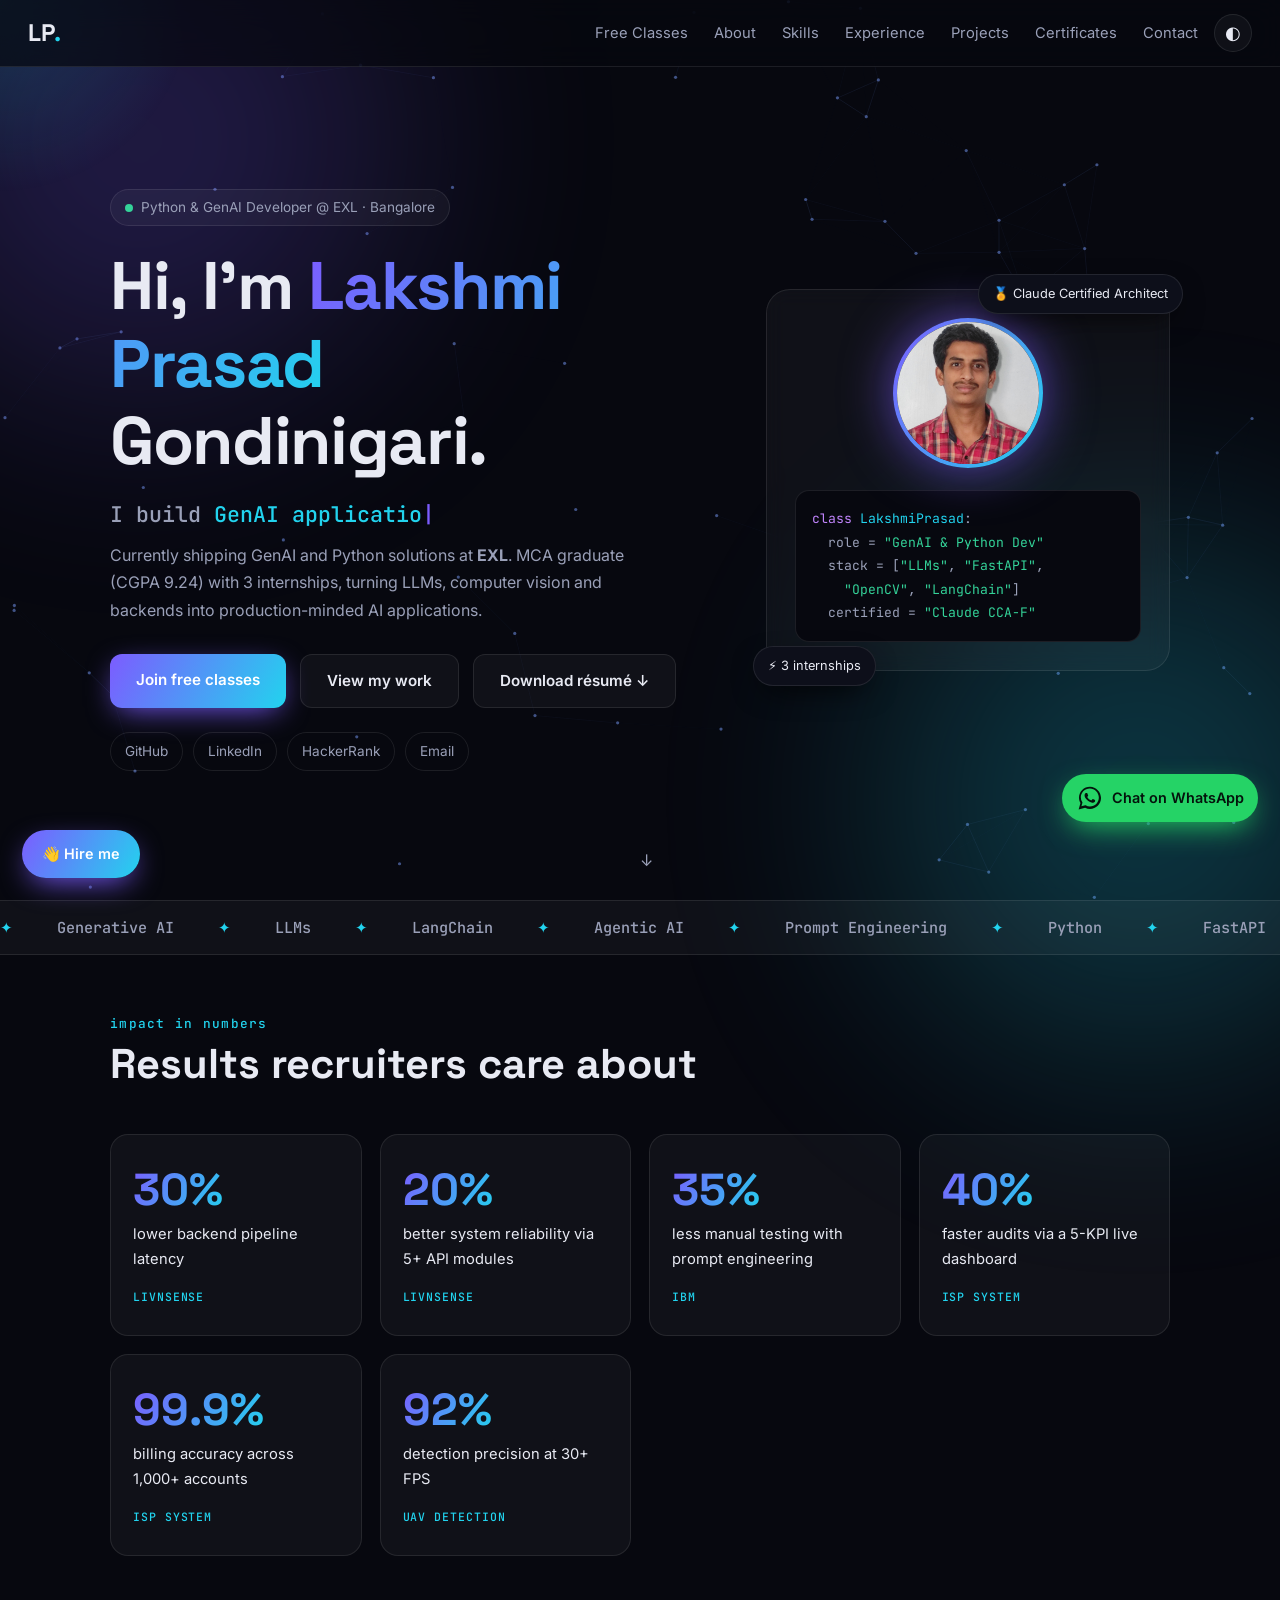
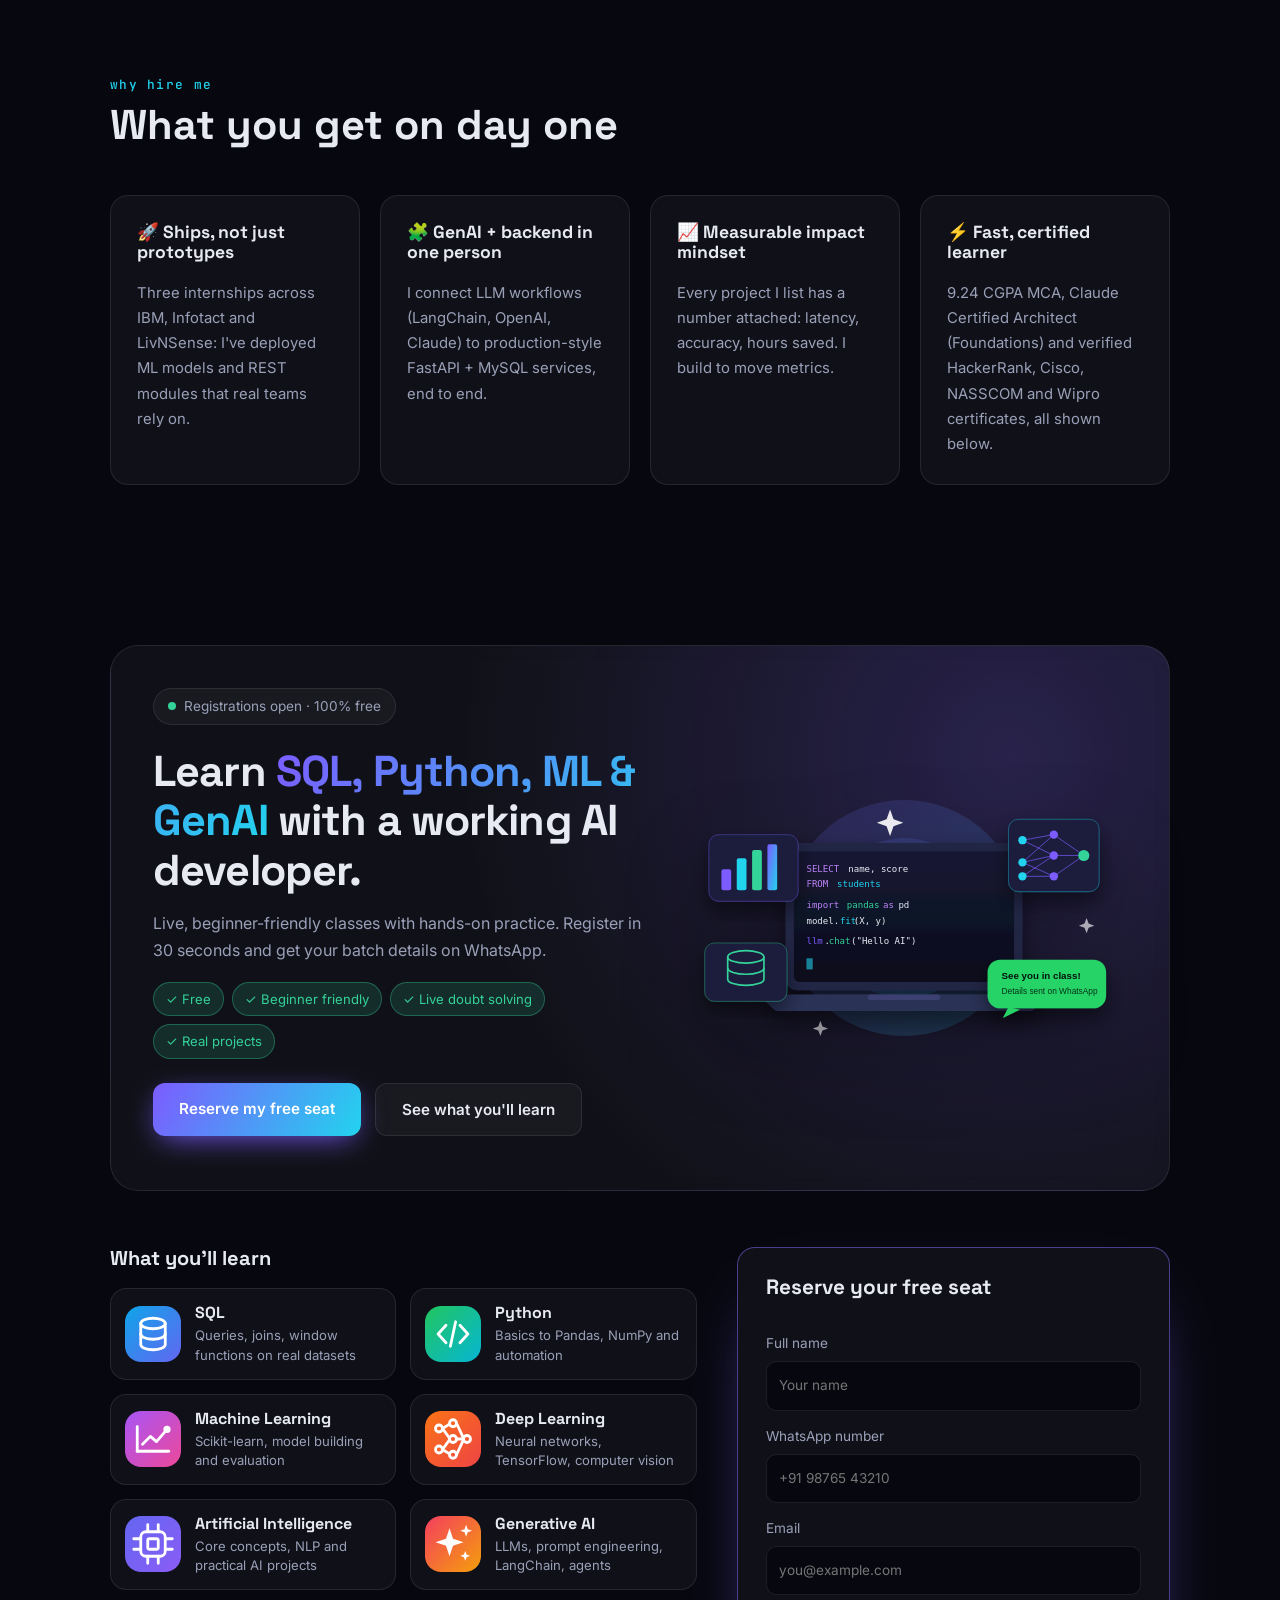
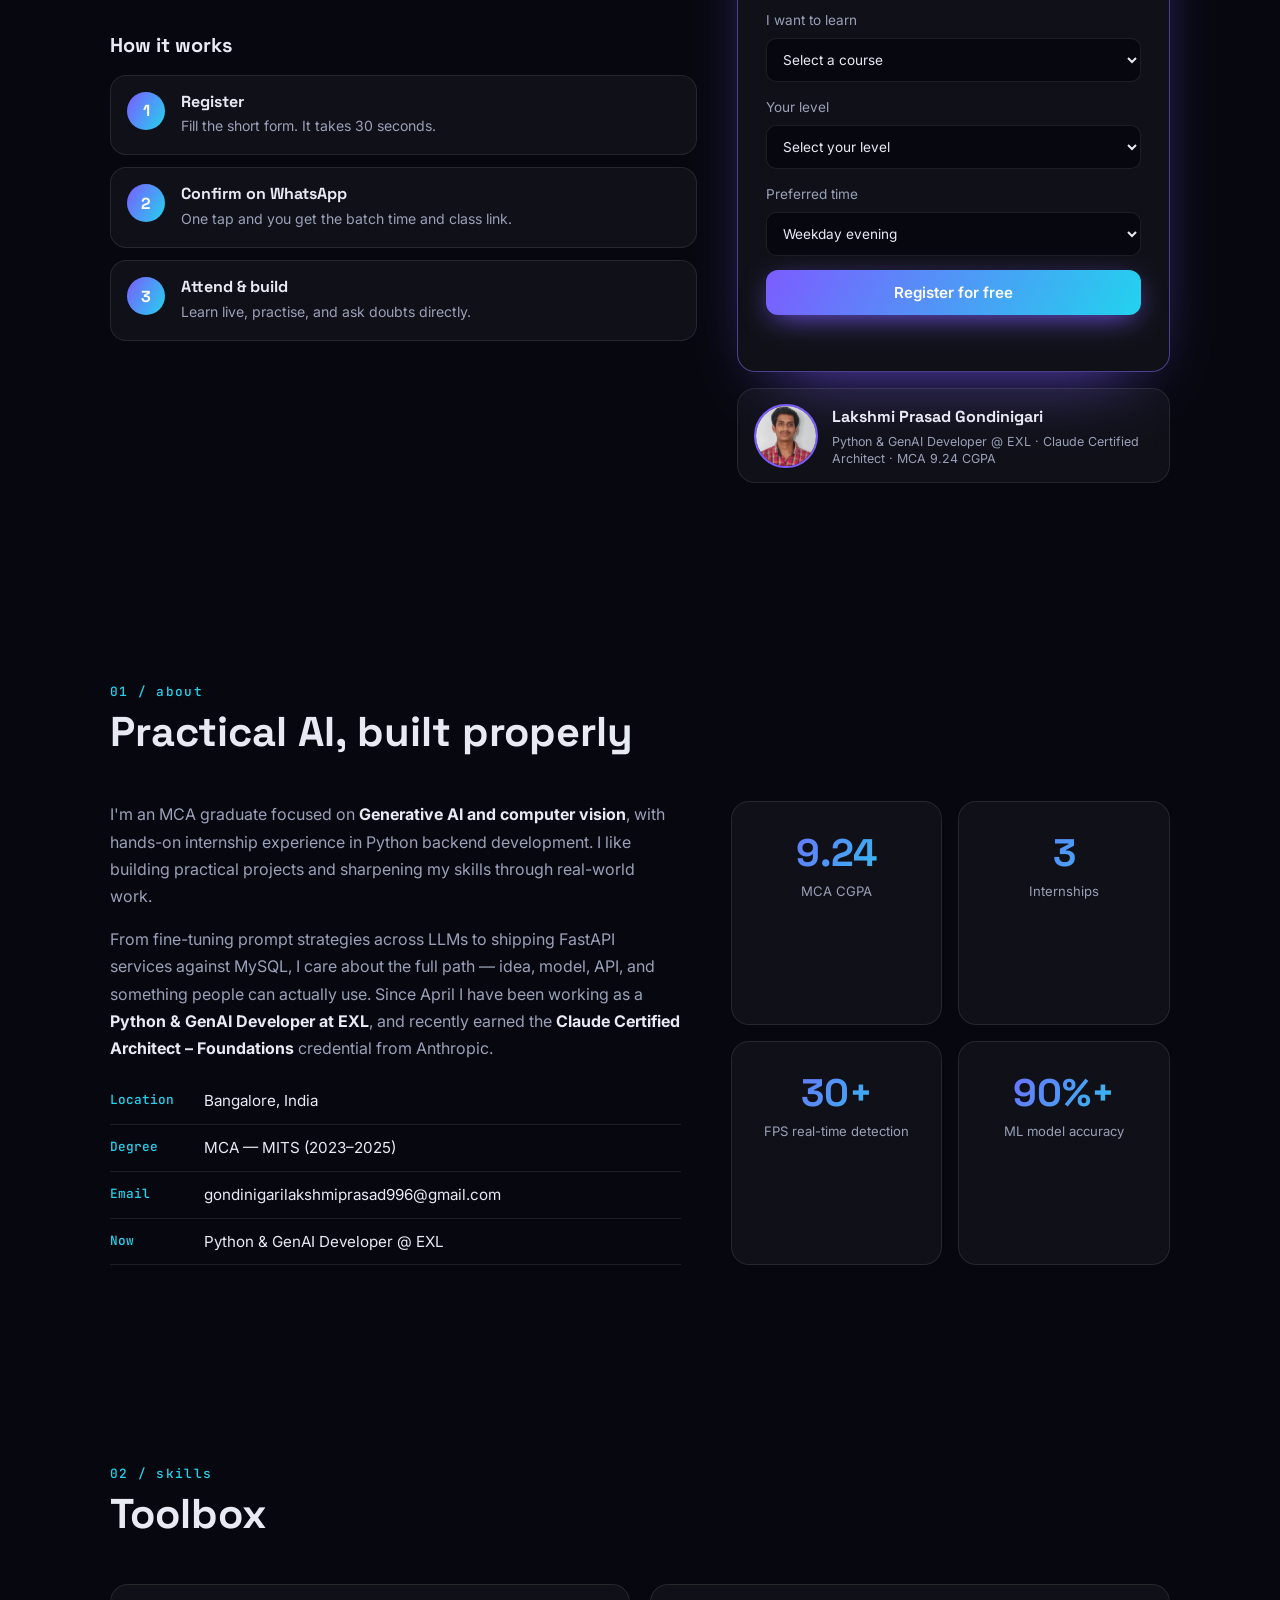
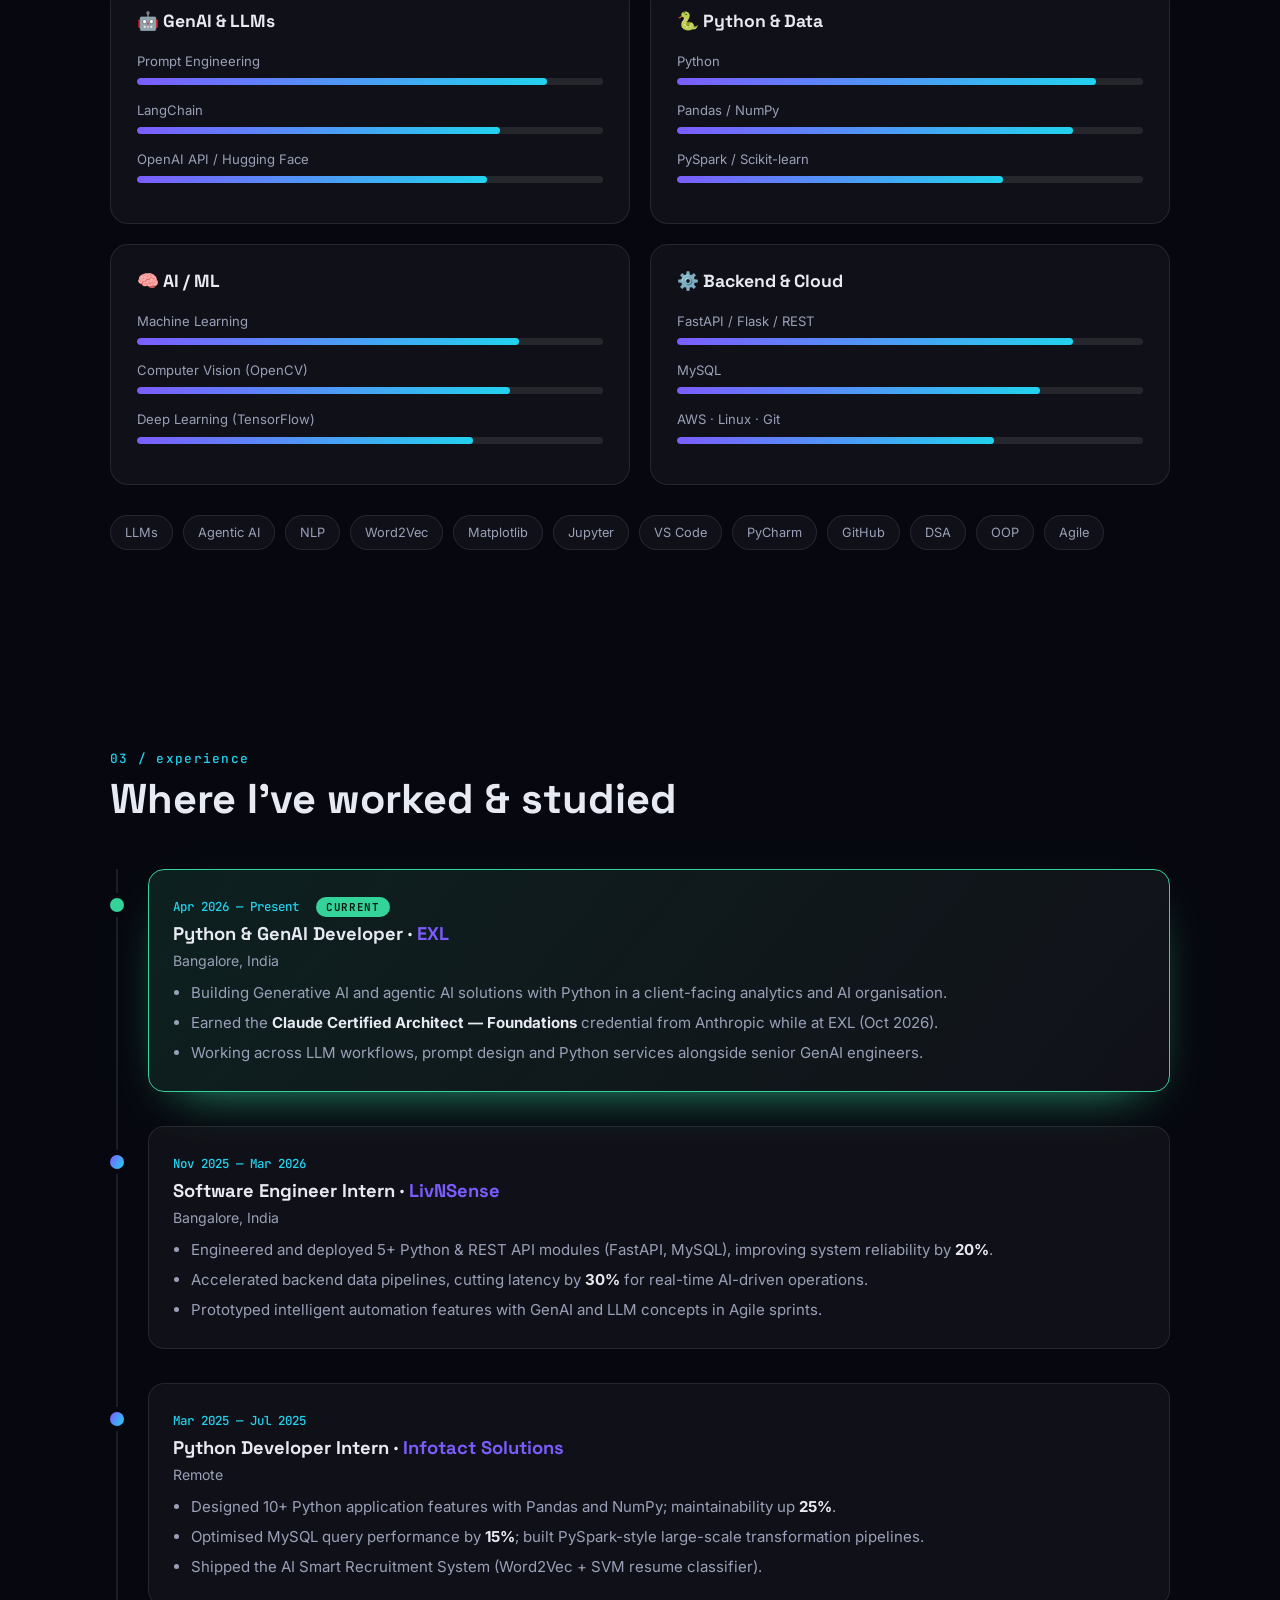
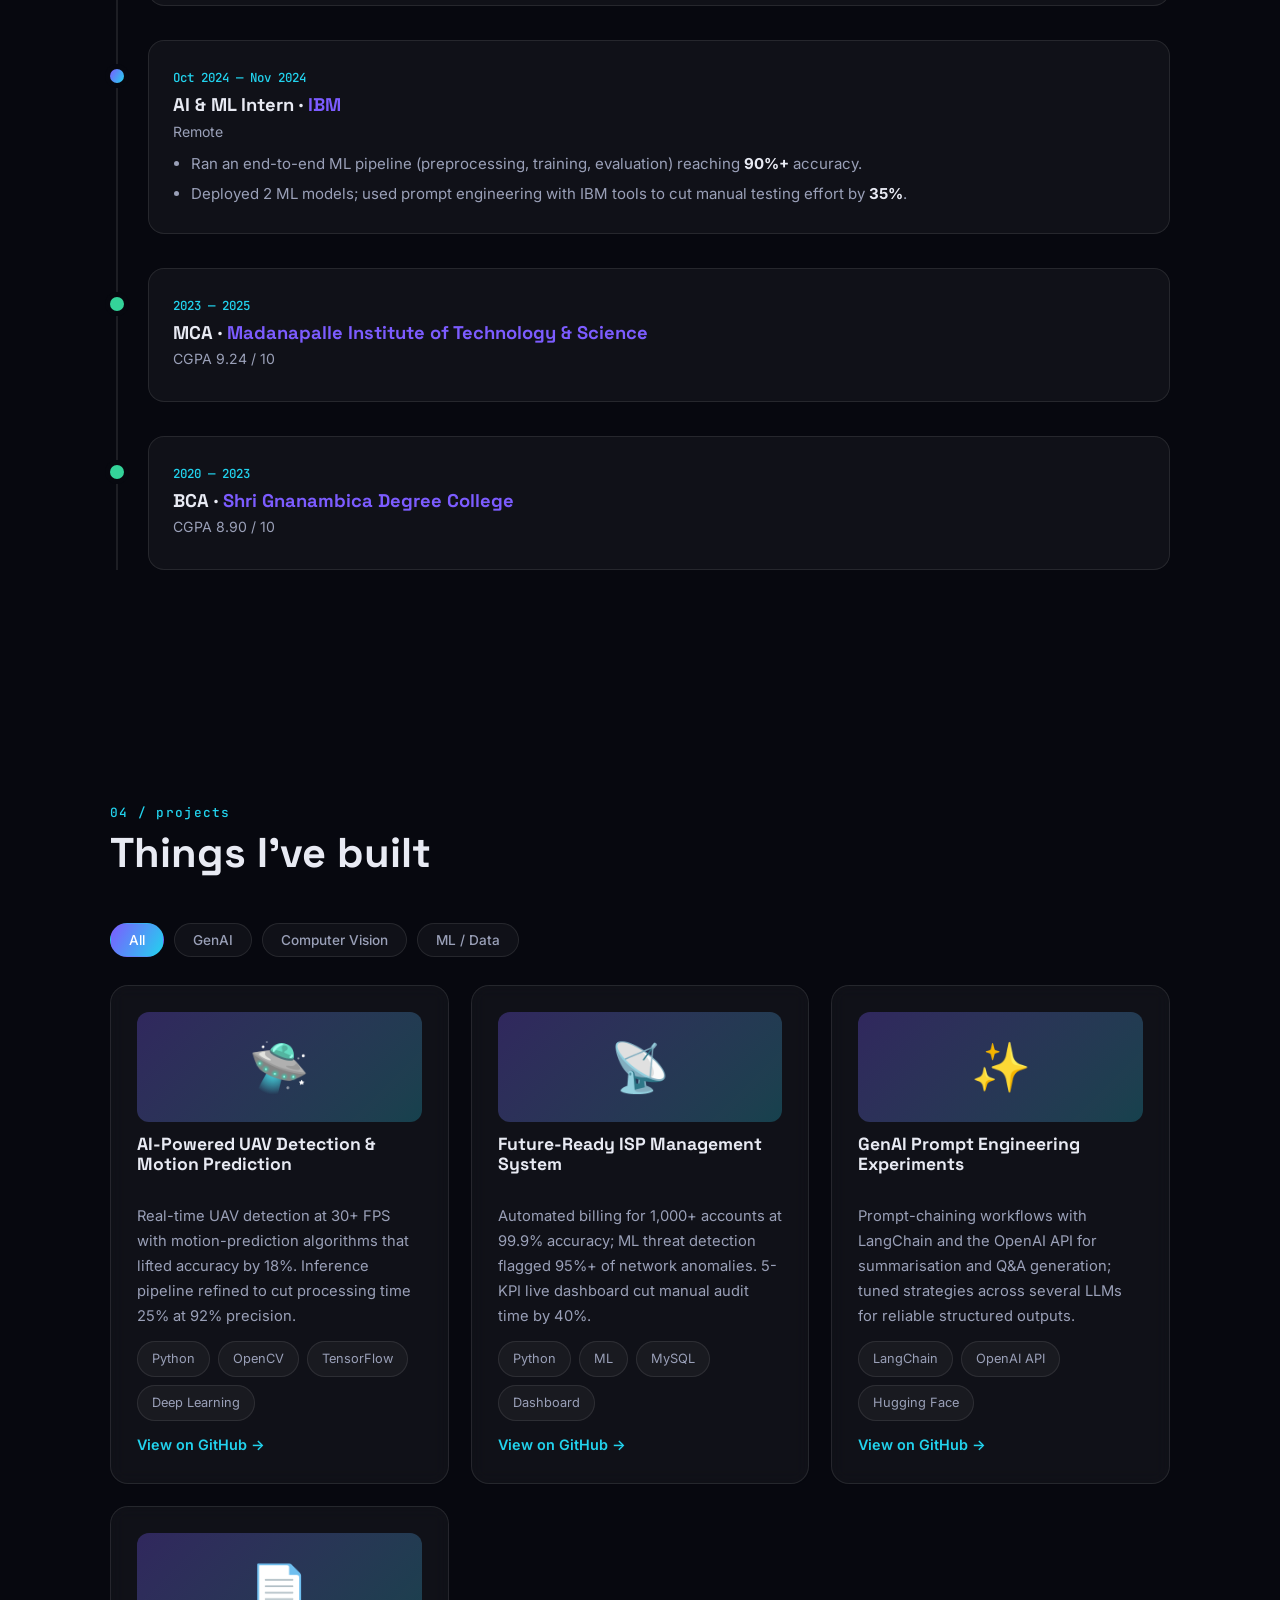
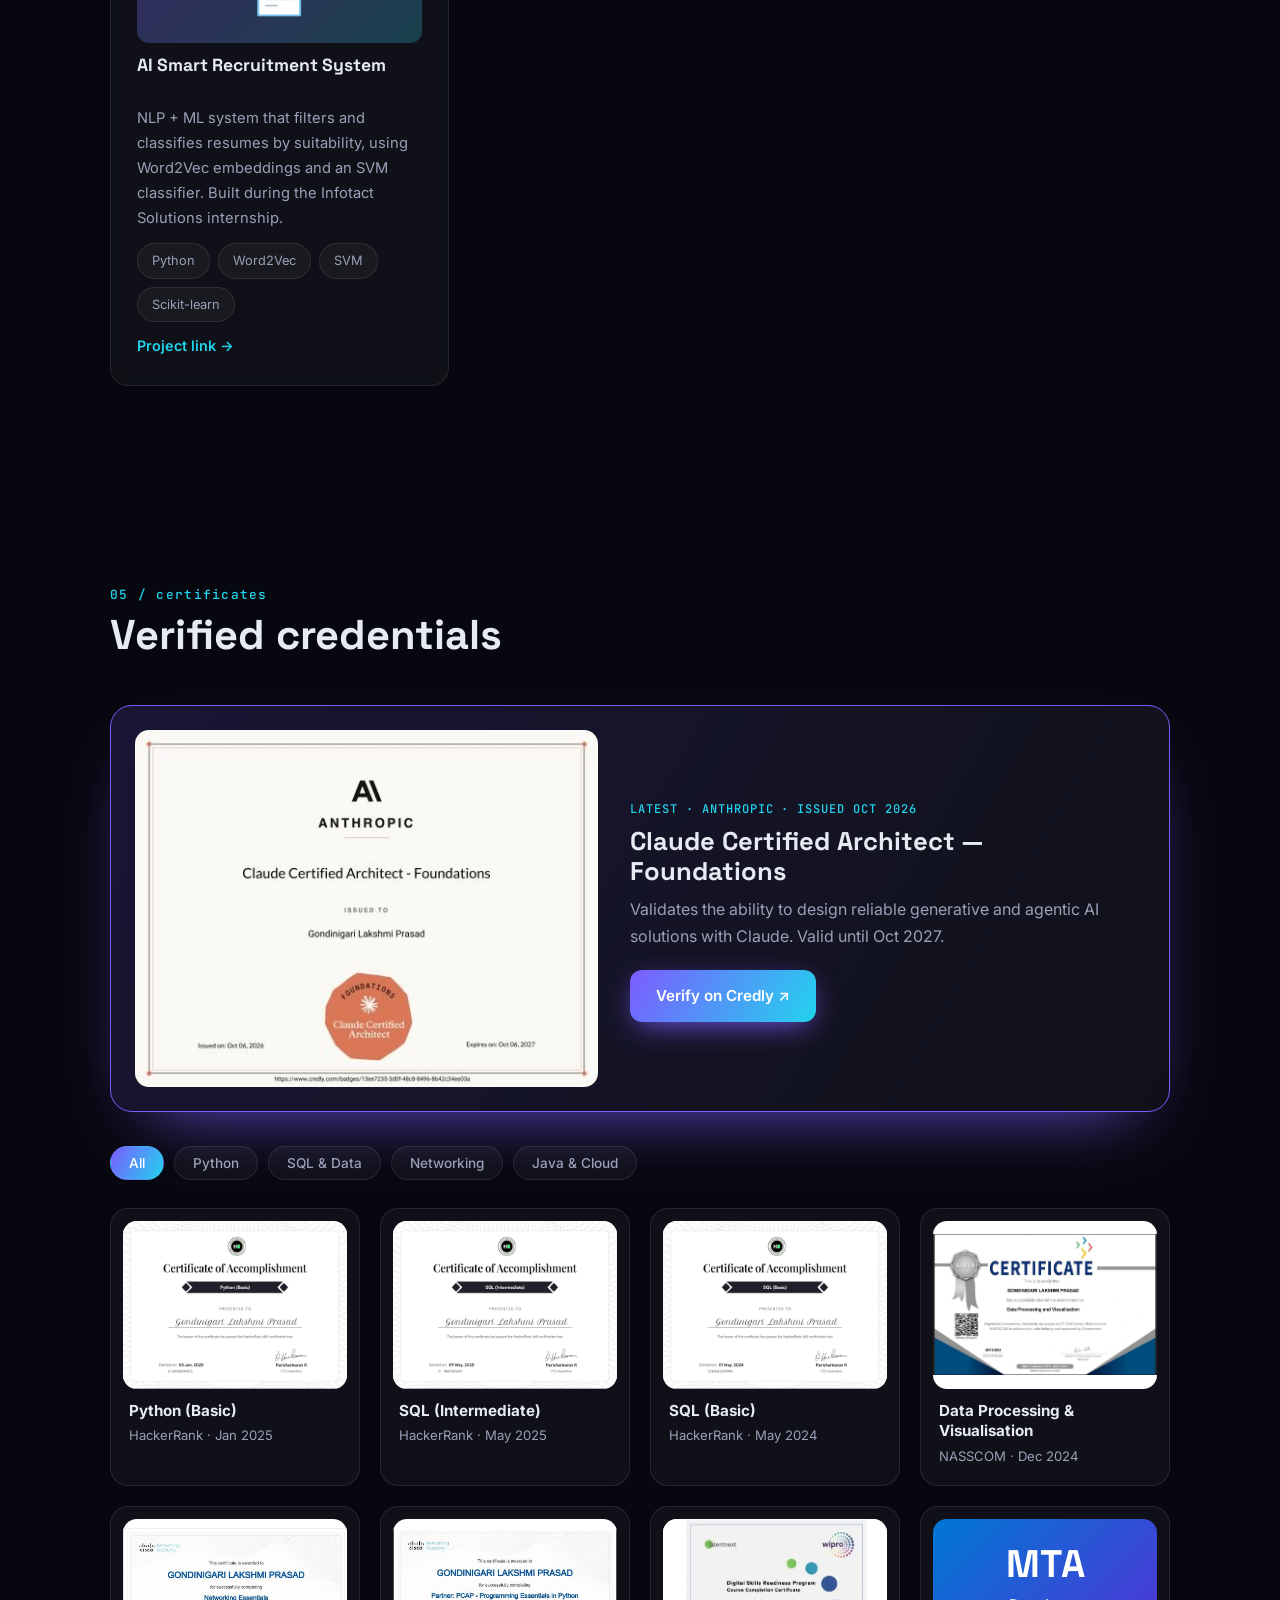
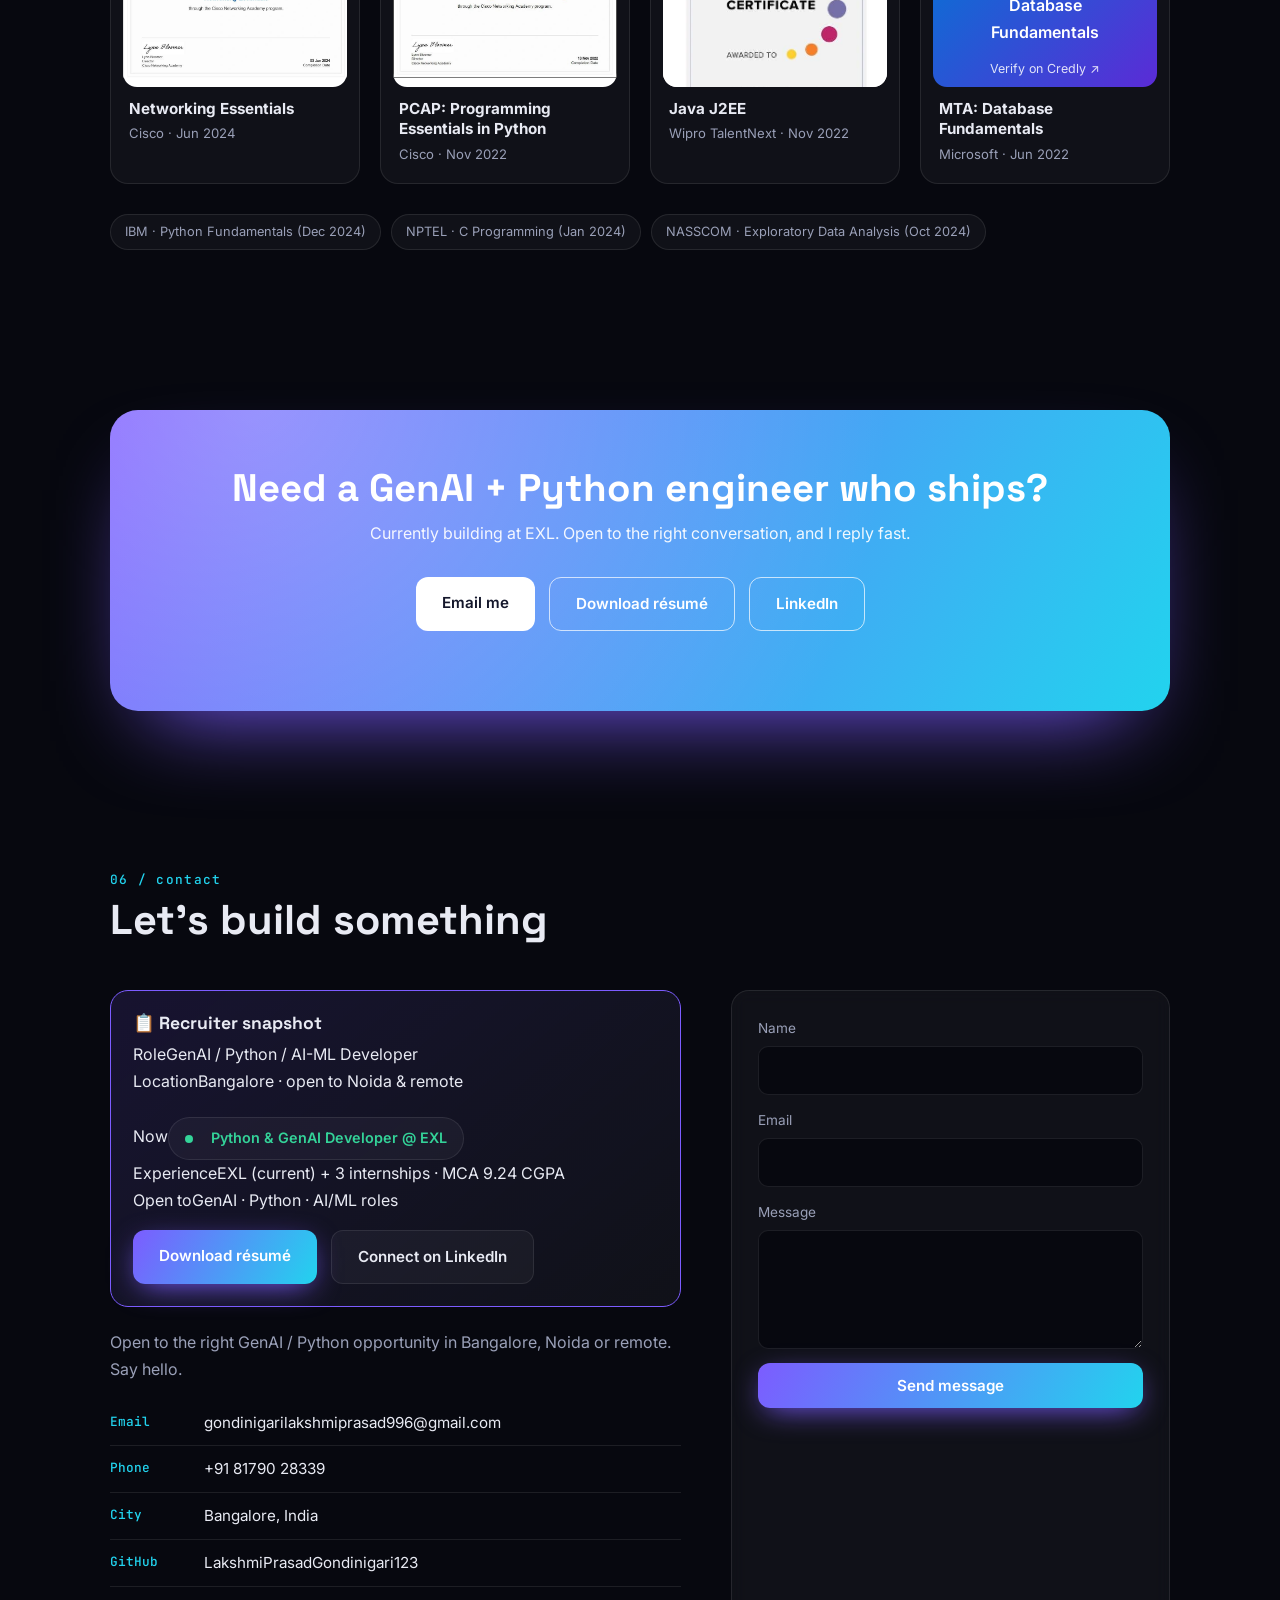
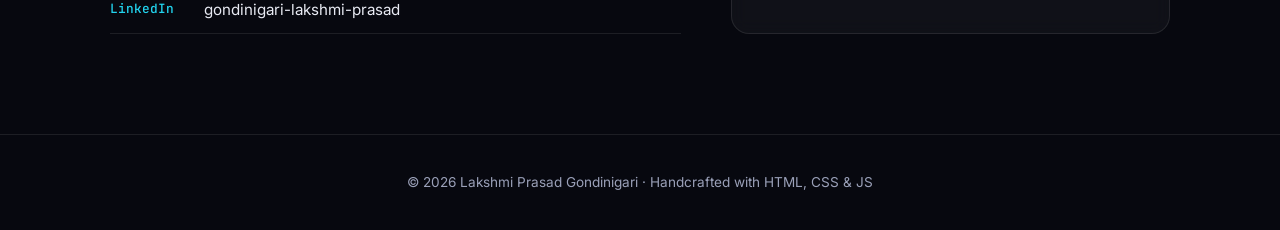
<file: index.html>
<!doctype html>
<html lang="en" data-theme="dark">
<head>
<meta charset="utf-8">
<meta name="viewport" content="width=device-width, initial-scale=1">
<title>Lakshmi Prasad Gondinigari — GenAI &amp; Python Developer</title>
<meta name="description" content="Lakshmi Prasad Gondinigari — GenAI &amp; Python Developer in Bangalore. LLMs, LangChain, FastAPI, computer vision. Claude Certified Architect. Open to work.">
<meta property="og:title" content="Lakshmi Prasad Gondinigari — GenAI &amp; Python Developer">
<meta property="og:description" content="LLMs, agentic AI, computer vision and FastAPI backends. 3 internships (IBM, Infotact, LivNSense). Open to work in Bangalore / Noida.">
<meta property="og:type" content="website">
<meta name="theme-color" content="#07080f">
<script type="application/ld+json">{"@context":"https://schema.org","@type":"Person","name":"Lakshmi Prasad Gondinigari","jobTitle":"Python & GenAI Developer","worksFor":{"@type":"Organization","name":"EXL"},"address":{"@type":"PostalAddress","addressLocality":"Bangalore","addressCountry":"IN"},"email":"gondinigarilakshmiprasad996@gmail.com","sameAs":["https://github.com/LakshmiPrasadGondinigari123","https://www.linkedin.com/in/gondinigari-lakshmi-prasad-8637ba285/"]}</script>
<link rel="preconnect" href="https://fonts.googleapis.com">
<link rel="preconnect" href="https://fonts.gstatic.com" crossorigin>
<link href="https://fonts.googleapis.com/css2?family=Space+Grotesk:wght@400;500;600;700&family=Inter:wght@400;500;600&family=JetBrains+Mono:wght@400;500&display=swap" rel="stylesheet">
<link rel="stylesheet" href="style.css?v=reg7">
</head>
<body>
<div class="progress" id="progress"></div>
<canvas id="bg" aria-hidden="true"></canvas>
<div class="glow g1"></div><div class="glow g2"></div>

<header class="nav" id="nav">
  <a href="#home" class="logo">LP<span>.</span></a>
  <nav>
    <button class="burger" id="burger" aria-label="Menu"><i></i><i></i></button>
    <ul id="menu">
      <li><a href="#classes">Free Classes</a></li>
      <li><a href="#about">About</a></li>
      <li><a href="#skills">Skills</a></li>
      <li><a href="#experience">Experience</a></li>
      <li><a href="#projects">Projects</a></li>
      <li><a href="#certs">Certificates</a></li>
      <li><a href="#contact">Contact</a></li>
    </ul>
  </nav>
  <button class="theme" id="theme" aria-label="Toggle theme">◐</button>
</header>

<main>
<!-- HERO -->
<section class="hero" id="home">
  <div class="hero-text">
    <p class="eyebrow"><span class="dot"></span> Python &amp; GenAI Developer @ EXL · Bangalore</p>
    <h1>Hi, I'm <span class="grad">Lakshmi Prasad</span><br>Gondinigari.</h1>
    <p class="typed">I build <span id="typed"></span><span class="caret">|</span></p>
    <p class="lead">Currently shipping GenAI and Python solutions at <b>EXL</b>. MCA graduate (CGPA 9.24) with 3 internships, turning LLMs, computer vision and backends into production-minded AI applications.</p>
    <div class="cta">
      <a class="btn primary" href="#classes">Join free classes</a>
      <a class="btn ghost" href="#projects">View my work</a>
      <a class="btn ghost" href="resume.pdf" download>Download résumé ↓</a>
    </div>
    <div class="socials">
      <a href="https://github.com/LakshmiPrasadGondinigari123" target="_blank" rel="noopener" aria-label="GitHub">GitHub</a>
      <a href="https://www.linkedin.com/in/gondinigari-lakshmi-prasad-8637ba285/" target="_blank" rel="noopener" aria-label="LinkedIn">LinkedIn</a>
      <a href="https://www.hackerrank.com/profile/gondinigarilaks2" target="_blank" rel="noopener" aria-label="HackerRank">HackerRank</a>
      <a href="mailto:gondinigarilakshmiprasad996@gmail.com" aria-label="Email">Email</a>
    </div>
  </div>
  <div class="hero-card tilt">
    <div class="avatar" id="avatar">
      <img src="photo.jpg" alt="Lakshmi Prasad Gondinigari" onerror="this.remove()">
      <span>LP</span>
    </div>
    <div class="code">
      <div><span class="k">class</span> <span class="f">LakshmiPrasad</span>:</div>
      <div>&nbsp;&nbsp;role = <span class="s">"GenAI &amp; Python Dev"</span></div>
      <div>&nbsp;&nbsp;stack = [<span class="s">"LLMs"</span>, <span class="s">"FastAPI"</span>,</div>
      <div>&nbsp;&nbsp;&nbsp;&nbsp;<span class="s">"OpenCV"</span>, <span class="s">"LangChain"</span>]</div>
      <div>&nbsp;&nbsp;certified = <span class="s">"Claude CCA-F"</span></div>
    </div>
    <div class="chip float c1">🏅 Claude Certified Architect</div>
    <div class="chip float c2">⚡ 3 internships</div>
  </div>
  <a href="#about" class="scroll" aria-label="Scroll">↓</a>
</section>

<!-- TECH MARQUEE -->
<div class="marquee" aria-hidden="true"><div class="track">
  <span>Generative AI</span><span>LLMs</span><span>LangChain</span><span>Agentic AI</span><span>Prompt Engineering</span><span>Python</span><span>FastAPI</span><span>OpenCV</span><span>TensorFlow</span><span>MySQL</span><span>AWS</span><span>Hugging Face</span>
  <span>Generative AI</span><span>LLMs</span><span>LangChain</span><span>Agentic AI</span><span>Prompt Engineering</span><span>Python</span><span>FastAPI</span><span>OpenCV</span><span>TensorFlow</span><span>MySQL</span><span>AWS</span><span>Hugging Face</span>
</div></div>

<!-- IMPACT -->
<section id="impact" class="tight">
  <div class="wrap">
    <h2 class="title reveal"><small>impact in numbers</small>Results recruiters care about</h2>
    <div class="impact-grid">
      <div class="imp reveal"><b data-count="30" data-suf="%">0</b><p>lower backend pipeline latency</p><span>LivNSense</span></div>
      <div class="imp reveal"><b data-count="20" data-suf="%">0</b><p>better system reliability via 5+ API modules</p><span>LivNSense</span></div>
      <div class="imp reveal"><b data-count="35" data-suf="%">0</b><p>less manual testing with prompt engineering</p><span>IBM</span></div>
      <div class="imp reveal"><b data-count="40" data-suf="%">0</b><p>faster audits via a 5-KPI live dashboard</p><span>ISP System</span></div>
      <div class="imp reveal"><b data-count="99.9" data-dec="1" data-suf="%">0</b><p>billing accuracy across 1,000+ accounts</p><span>ISP System</span></div>
      <div class="imp reveal"><b data-count="92" data-suf="%">0</b><p>detection precision at 30+ FPS</p><span>UAV Detection</span></div>
    </div>
  </div>
</section>

<!-- WHY HIRE -->
<section id="why" class="tight">
  <div class="wrap">
    <h2 class="title reveal"><small>why hire me</small>What you get on day one</h2>
    <div class="why-grid">
      <div class="card reveal tilt"><h3>🚀 Ships, not just prototypes</h3><p>Three internships across IBM, Infotact and LivNSense: I've deployed ML models and REST modules that real teams rely on.</p></div>
      <div class="card reveal tilt"><h3>🧩 GenAI + backend in one person</h3><p>I connect LLM workflows (LangChain, OpenAI, Claude) to production-style FastAPI + MySQL services, end to end.</p></div>
      <div class="card reveal tilt"><h3>📈 Measurable impact mindset</h3><p>Every project I list has a number attached: latency, accuracy, hours saved. I build to move metrics.</p></div>
      <div class="card reveal tilt"><h3>⚡ Fast, certified learner</h3><p>9.24 CGPA MCA, Claude Certified Architect (Foundations) and verified HackerRank, Cisco, NASSCOM and Wipro certificates, all shown below.</p></div>
    </div>
  </div>
</section>

<!-- FREE CLASSES -->
<section id="classes">
  <div class="wrap">
    <div class="cl-hero reveal">
      <div class="cl-copy">
        <p class="eyebrow"><span class="dot"></span> Registrations open · 100% free</p>
        <h2>Learn <span class="grad">SQL, Python, ML &amp; GenAI</span> with a working AI developer.</h2>
        <p class="lead">Live, beginner-friendly classes with hands-on practice. Register in 30 seconds and get your batch details on WhatsApp.</p>
        <ul class="pills"><li>✓ Free</li><li>✓ Beginner friendly</li><li>✓ Live doubt solving</li><li>✓ Real projects</li></ul>
        <div class="cta"><a class="btn primary" href="#reg">Reserve my free seat</a><a class="btn ghost" href="#syllabus">See what you'll learn</a></div>
        <div class="live" id="live" hidden><span class="dot"></span><b id="liveCount">0</b><span id="liveText">students registered</span></div>
        <ul class="feed" id="feed" aria-live="polite"></ul>
      </div>
      <img class="cl-art" src="img/classes-hero.svg" alt="Laptop showing SQL and Python code with charts and a neural network" width="640" height="380">
    </div>

    <div class="classes-grid">
      <div>
        <h3 class="sub reveal" id="syllabus">What you'll learn</h3>
        <div class="course-grid reveal"><article class="cc"><img src="img/sql.svg" alt="" width="56" height="56" loading="lazy"><div><h4>SQL</h4><p>Queries, joins, window functions on real datasets</p></div></article><article class="cc"><img src="img/python.svg" alt="" width="56" height="56" loading="lazy"><div><h4>Python</h4><p>Basics to Pandas, NumPy and automation</p></div></article><article class="cc"><img src="img/ml.svg" alt="" width="56" height="56" loading="lazy"><div><h4>Machine Learning</h4><p>Scikit-learn, model building and evaluation</p></div></article><article class="cc"><img src="img/dl.svg" alt="" width="56" height="56" loading="lazy"><div><h4>Deep Learning</h4><p>Neural networks, TensorFlow, computer vision</p></div></article><article class="cc"><img src="img/ai.svg" alt="" width="56" height="56" loading="lazy"><div><h4>Artificial Intelligence</h4><p>Core concepts, NLP and practical AI projects</p></div></article><article class="cc"><img src="img/genai.svg" alt="" width="56" height="56" loading="lazy"><div><h4>Generative AI</h4><p>LLMs, prompt engineering, LangChain, agents</p></div></article></div>
        <h3 class="sub reveal">How it works</h3>
        <ol class="steps reveal">
          <li><b>1</b><div><h4>Register</h4><p>Fill the short form. It takes 30 seconds.</p></div></li>
          <li><b>2</b><div><h4>Confirm on WhatsApp</h4><p>One tap and you get the batch time and class link.</p></div></li>
          <li><b>3</b><div><h4>Attend &amp; build</h4><p>Learn live, practise, and ask doubts directly.</p></div></li>
        </ol>
      </div>
      <aside class="side">
        <form class="card" id="reg" novalidate>
        <h3>Reserve your free seat</h3>
        <label>Full name<input name="name" autocomplete="name" required placeholder="Your name"></label>
        <label>WhatsApp number<input name="phone" type="tel" inputmode="tel" autocomplete="tel" required placeholder="+91 98765 43210"></label>
        <label>Email<input name="email" type="email" autocomplete="email" required placeholder="you@example.com"></label>
        <label>I want to learn
          <select name="course" required>
            <option value="">Select a course</option>
            <option>SQL</option><option>Python</option><option>Machine Learning</option>
            <option>Deep Learning</option><option>Artificial Intelligence</option><option>Generative AI</option>
            <option>Complete roadmap (all of them)</option>
          </select>
        </label>
        <label>Your level
          <select name="level" required>
            <option value="">Select your level</option>
            <option>Complete beginner</option><option>Some knowledge</option><option>Working professional</option>
          </select>
        </label>
        <label>Preferred time
          <select name="time">
            <option>Weekday evening</option><option>Weekday morning</option><option>Weekend</option><option>Any time</option>
          </select>
        </label>
        <input class="hp" name="website" tabindex="-1" autocomplete="off" aria-hidden="true">
        <button class="btn primary" type="submit" id="regbtn">Register for free</button>
        <p class="note" id="regnote" role="status"></p>
      </form>
        <div class="inst card">
          <img src="photo.jpg" alt="Lakshmi Prasad Gondinigari" width="72" height="72" onerror="this.remove()">
          <div><b>Lakshmi Prasad Gondinigari</b><small>Python &amp; GenAI Developer @ EXL · Claude Certified Architect · MCA 9.24 CGPA</small></div>
        </div>
      </aside>
    </div>
  </div>
</section>

<!-- ABOUT -->
<section id="about">
  <div class="wrap">
    <h2 class="title reveal"><small>01 / about</small>Practical AI, built properly</h2>
    <div class="about-grid">
      <div class="reveal">
        <p>I'm an MCA graduate focused on <b>Generative AI and computer vision</b>, with hands-on internship experience in Python backend development. I like building practical projects and sharpening my skills through real-world work.</p>
        <p>From fine-tuning prompt strategies across LLMs to shipping FastAPI services against MySQL, I care about the full path — idea, model, API, and something people can actually use. Since April I have been working as a <b>Python &amp; GenAI Developer at EXL</b>, and recently earned the <b>Claude Certified Architect – Foundations</b> credential from Anthropic.</p>
        <ul class="facts">
          <li><span>Location</span>Bangalore, India</li>
          <li><span>Degree</span>MCA — MITS (2023–2025)</li>
          <li><span>Email</span><a href="mailto:gondinigarilakshmiprasad996@gmail.com">gondinigarilakshmiprasad996@gmail.com</a></li>
          <li><span>Now</span>Python &amp; GenAI Developer @ EXL</li>
        </ul>
      </div>
      <div class="stats reveal">
        <div class="stat"><b data-count="9.24" data-dec="2">0</b><span>MCA CGPA</span></div>
        <div class="stat"><b data-count="3">0</b><span>Internships</span></div>
        <div class="stat"><b data-count="30" data-suf="+">0</b><span>FPS real-time detection</span></div>
        <div class="stat"><b data-count="90" data-suf="%+">0</b><span>ML model accuracy</span></div>
      </div>
    </div>
  </div>
</section>

<!-- SKILLS -->
<section id="skills">
  <div class="wrap">
    <h2 class="title reveal"><small>02 / skills</small>Toolbox</h2>
    <div class="skill-grid">
      <div class="card reveal tilt"><h3>🤖 GenAI &amp; LLMs</h3>
        <div class="bar"><label>Prompt Engineering</label><i data-w="88"></i></div>
        <div class="bar"><label>LangChain</label><i data-w="78"></i></div>
        <div class="bar"><label>OpenAI API / Hugging Face</label><i data-w="75"></i></div>
      </div>
      <div class="card reveal tilt"><h3>🐍 Python &amp; Data</h3>
        <div class="bar"><label>Python</label><i data-w="90"></i></div>
        <div class="bar"><label>Pandas / NumPy</label><i data-w="85"></i></div>
        <div class="bar"><label>PySpark / Scikit-learn</label><i data-w="70"></i></div>
      </div>
      <div class="card reveal tilt"><h3>🧠 AI / ML</h3>
        <div class="bar"><label>Machine Learning</label><i data-w="82"></i></div>
        <div class="bar"><label>Computer Vision (OpenCV)</label><i data-w="80"></i></div>
        <div class="bar"><label>Deep Learning (TensorFlow)</label><i data-w="72"></i></div>
      </div>
      <div class="card reveal tilt"><h3>⚙️ Backend &amp; Cloud</h3>
        <div class="bar"><label>FastAPI / Flask / REST</label><i data-w="85"></i></div>
        <div class="bar"><label>MySQL</label><i data-w="78"></i></div>
        <div class="bar"><label>AWS · Linux · Git</label><i data-w="68"></i></div>
      </div>
    </div>
    <div class="chips reveal">
      <span>LLMs</span><span>Agentic AI</span><span>NLP</span><span>Word2Vec</span><span>Matplotlib</span><span>Jupyter</span><span>VS Code</span><span>PyCharm</span><span>GitHub</span><span>DSA</span><span>OOP</span><span>Agile</span>
    </div>
  </div>
</section>

<!-- EXPERIENCE -->
<section id="experience">
  <div class="wrap">
    <h2 class="title reveal"><small>03 / experience</small>Where I've worked &amp; studied</h2>
    <div class="timeline">
      <article class="tl current reveal">
        <time>Apr 2026 — Present <span class="now">Current</span></time>
        <h3>Python &amp; GenAI Developer · <em>EXL</em></h3>
        <p class="meta">Bangalore, India</p>
        <ul>
          <li>Building Generative AI and agentic AI solutions with Python in a client-facing analytics and AI organisation.</li>
          <li>Earned the <b>Claude Certified Architect — Foundations</b> credential from Anthropic while at EXL (Oct 2026).</li>
          <li>Working across LLM workflows, prompt design and Python services alongside senior GenAI engineers.</li>
        </ul>
      </article>
      <article class="tl reveal">
        <time>Nov 2025 — Mar 2026</time>
        <h3>Software Engineer Intern · <em>LivNSense</em></h3>
        <p class="meta">Bangalore, India</p>
        <ul>
          <li>Engineered and deployed 5+ Python &amp; REST API modules (FastAPI, MySQL), improving system reliability by <b>20%</b>.</li>
          <li>Accelerated backend data pipelines, cutting latency by <b>30%</b> for real-time AI-driven operations.</li>
          <li>Prototyped intelligent automation features with GenAI and LLM concepts in Agile sprints.</li>
        </ul>
      </article>
      <article class="tl reveal">
        <time>Mar 2025 — Jul 2025</time>
        <h3>Python Developer Intern · <em>Infotact Solutions</em></h3>
        <p class="meta">Remote</p>
        <ul>
          <li>Designed 10+ Python application features with Pandas and NumPy; maintainability up <b>25%</b>.</li>
          <li>Optimised MySQL query performance by <b>15%</b>; built PySpark-style large-scale transformation pipelines.</li>
          <li>Shipped the AI Smart Recruitment System (Word2Vec + SVM resume classifier).</li>
        </ul>
      </article>
      <article class="tl reveal">
        <time>Oct 2024 — Nov 2024</time>
        <h3>AI &amp; ML Intern · <em>IBM</em></h3>
        <p class="meta">Remote</p>
        <ul>
          <li>Ran an end-to-end ML pipeline (preprocessing, training, evaluation) reaching <b>90%+</b> accuracy.</li>
          <li>Deployed 2 ML models; used prompt engineering with IBM tools to cut manual testing effort by <b>35%</b>.</li>
        </ul>
      </article>
      <article class="tl edu reveal">
        <time>2023 — 2025</time>
        <h3>MCA · <em>Madanapalle Institute of Technology &amp; Science</em></h3>
        <p class="meta">CGPA 9.24 / 10</p>
      </article>
      <article class="tl edu reveal">
        <time>2020 — 2023</time>
        <h3>BCA · <em>Shri Gnanambica Degree College</em></h3>
        <p class="meta">CGPA 8.90 / 10</p>
      </article>
    </div>
  </div>
</section>

<!-- PROJECTS -->
<section id="projects">
  <div class="wrap">
    <h2 class="title reveal"><small>04 / projects</small>Things I've built</h2>
    <div class="filters reveal" id="filters">
      <button class="on" data-f="all">All</button>
      <button data-f="genai">GenAI</button>
      <button data-f="cv">Computer Vision</button>
      <button data-f="ml">ML / Data</button>
    </div>
    <div class="proj-grid">
      <article class="proj card tilt" data-t="cv ml">
        <div class="ph">🛸</div>
        <h3>AI-Powered UAV Detection &amp; Motion Prediction</h3>
        <p>Real-time UAV detection at 30+ FPS with motion-prediction algorithms that lifted accuracy by 18%. Inference pipeline refined to cut processing time 25% at 92% precision.</p>
        <div class="tags"><span>Python</span><span>OpenCV</span><span>TensorFlow</span><span>Deep Learning</span></div>
        <a href="https://github.com/LakshmiPrasadGondinigari123" target="_blank" rel="noopener">View on GitHub →</a>
      </article>
      <article class="proj card tilt" data-t="ml">
        <div class="ph">📡</div>
        <h3>Future-Ready ISP Management System</h3>
        <p>Automated billing for 1,000+ accounts at 99.9% accuracy; ML threat detection flagged 95%+ of network anomalies. 5-KPI live dashboard cut manual audit time by 40%.</p>
        <div class="tags"><span>Python</span><span>ML</span><span>MySQL</span><span>Dashboard</span></div>
        <a href="https://github.com/LakshmiPrasadGondinigari123" target="_blank" rel="noopener">View on GitHub →</a>
      </article>
      <article class="proj card tilt" data-t="genai">
        <div class="ph">✨</div>
        <h3>GenAI Prompt Engineering Experiments</h3>
        <p>Prompt-chaining workflows with LangChain and the OpenAI API for summarisation and Q&amp;A generation; tuned strategies across several LLMs for reliable structured outputs.</p>
        <div class="tags"><span>LangChain</span><span>OpenAI API</span><span>Hugging Face</span></div>
        <a href="https://github.com/LakshmiPrasadGondinigari123" target="_blank" rel="noopener">View on GitHub →</a>
      </article>
      <article class="proj card tilt" data-t="ml genai">
        <div class="ph">📄</div>
        <h3>AI Smart Recruitment System</h3>
        <p>NLP + ML system that filters and classifies resumes by suitability, using Word2Vec embeddings and an SVM classifier. Built during the Infotact Solutions internship.</p>
        <div class="tags"><span>Python</span><span>Word2Vec</span><span>SVM</span><span>Scikit-learn</span></div>
        <a href="https://lnkd.in/gyawZVHV" target="_blank" rel="noopener">Project link →</a>
      </article>
    </div>
  </div>
</section>

<!-- CERTS -->
<section id="certs">
  <div class="wrap">
    <h2 class="title reveal"><small>05 / certificates</small>Verified credentials</h2>
    <div class="cert-hero reveal tilt">
      <button class="cimg" data-src="certs/anthropic-claude-certified-architect.jpg" data-cap="Claude Certified Architect — Foundations · Anthropic"><img src="certs/anthropic-claude-certified-architect.jpg" alt="Claude Certified Architect Foundations certificate" loading="lazy"></button>
      <div>
        <small>Latest · Anthropic · Issued Oct 2026</small>
        <h3>Claude Certified Architect — Foundations</h3>
        <p>Validates the ability to design reliable generative and agentic AI solutions with Claude. Valid until Oct 2027.</p>
        <a class="btn primary" href="https://www.credly.com/badges/13ee7235-3d0f-48c8-8496-8b42c34ee03a" target="_blank" rel="noopener">Verify on Credly ↗</a>
      </div>
    </div>
    <div class="filters reveal" id="cfilters">
      <button class="on" data-f="all">All</button>
      <button data-f="python">Python</button>
      <button data-f="sql">SQL &amp; Data</button>
      <button data-f="net">Networking</button>
      <button data-f="dev">Java &amp; Cloud</button>
    </div>
    <div class="cert-gallery">
      <figure class="cg reveal" data-c="python"><button class="cimg" data-src="certs/hackerrank-python-basic.jpg" data-cap="Python (Basic) · HackerRank · 05 Jan 2025 · ID 3A098253A6C3"><img src="certs/hackerrank-python-basic.jpg" alt="HackerRank Python Basic certificate" loading="lazy"></button><figcaption><b>Python (Basic)</b><span>HackerRank · Jan 2025</span></figcaption></figure>
      <figure class="cg reveal" data-c="sql"><button class="cimg" data-src="certs/hackerrank-sql-intermediate.jpg" data-cap="SQL (Intermediate) · HackerRank · 09 May 2025 · ID 7BEECF51E427"><img src="certs/hackerrank-sql-intermediate.jpg" alt="HackerRank SQL Intermediate certificate" loading="lazy"></button><figcaption><b>SQL (Intermediate)</b><span>HackerRank · May 2025</span></figcaption></figure>
      <figure class="cg reveal" data-c="sql"><button class="cimg" data-src="certs/hackerrank-sql-basic.jpg" data-cap="SQL (Basic) · HackerRank · 01 May 2024 · ID B3A6CCE2999B"><img src="certs/hackerrank-sql-basic.jpg" alt="HackerRank SQL Basic certificate" loading="lazy"></button><figcaption><b>SQL (Basic)</b><span>HackerRank · May 2024</span></figcaption></figure>
      <figure class="cg reveal" data-c="sql"><button class="cimg" data-src="certs/nasscom-data-processing-visualisation.jpg" data-cap="Data Processing and Visualisation · NASSCOM / IT-ITeS SSC · 30 Dec 2024 · Silver"><img src="certs/nasscom-data-processing-visualisation.jpg" alt="NASSCOM Data Processing and Visualisation certificate" loading="lazy"></button><figcaption><b>Data Processing &amp; Visualisation</b><span>NASSCOM · Dec 2024</span></figcaption></figure>
      <figure class="cg reveal" data-c="net"><button class="cimg" data-src="certs/cisco-networking-essentials.jpg" data-cap="Networking Essentials · Cisco Networking Academy · 03 Jun 2024"><img src="certs/cisco-networking-essentials.jpg" alt="Cisco Networking Essentials certificate" loading="lazy"></button><figcaption><b>Networking Essentials</b><span>Cisco · Jun 2024</span></figcaption></figure>
      <figure class="cg reveal" data-c="python net"><button class="cimg" data-src="certs/cisco-pcap-python.jpg" data-cap="PCAP — Programming Essentials in Python · Cisco Networking Academy · 13 Nov 2022"><img src="certs/cisco-pcap-python.jpg" alt="Cisco PCAP Python certificate" loading="lazy"></button><figcaption><b>PCAP: Programming Essentials in Python</b><span>Cisco · Nov 2022</span></figcaption></figure>
      <figure class="cg reveal" data-c="dev"><button class="cimg" data-src="certs/wipro-java-j2ee.jpg" data-cap="Java J2EE · Wipro TalentNext Digital Skills Readiness Program · 11 Nov 2022"><img src="certs/wipro-java-j2ee.jpg" alt="Wipro TalentNext Java J2EE certificate" loading="lazy"></button><figcaption><b>Java J2EE</b><span>Wipro TalentNext · Nov 2022</span></figcaption></figure>
      <figure class="cg reveal" data-c="sql"><a class="cimg badge-card" href="https://www.credly.com/badges/12611a29-3dab-4719-b91f-0be564140b29" target="_blank" rel="noopener"><span>MTA</span><em>Database Fundamentals</em><small>Verify on Credly ↗</small></a><figcaption><b>MTA: Database Fundamentals</b><span>Microsoft · Jun 2022</span></figcaption></figure>
    </div>
    <div class="chips reveal"><span>IBM · Python Fundamentals (Dec 2024)</span><span>NPTEL · C Programming (Jan 2024)</span><span>NASSCOM · Exploratory Data Analysis (Oct 2024)</span></div>
  </div>
</section>

<!-- HIRE BAND -->
<section class="band tight">
  <div class="wrap">
    <div class="band-box reveal">
      <h2>Need a GenAI + Python engineer who ships?</h2>
      <p>Currently building at EXL. Open to the right conversation, and I reply fast.</p>
      <div class="cta">
        <a class="btn white" href="mailto:gondinigarilakshmiprasad996@gmail.com?subject=Opportunity%20for%20Lakshmi%20Prasad">Email me</a>
        <a class="btn outline" href="resume.pdf" download>Download résumé</a>
        <a class="btn outline" href="https://www.linkedin.com/in/gondinigari-lakshmi-prasad-8637ba285/" target="_blank" rel="noopener">LinkedIn</a>
      </div>
    </div>
  </div>
</section>

<!-- CONTACT -->
<section id="contact">
  <div class="wrap">
    <h2 class="title reveal"><small>06 / contact</small>Let's build something</h2>
    <div class="contact-grid">
      <div class="reveal">
        <div class="snap">
          <h3>📋 Recruiter snapshot</h3>
          <ul>
            <li><span>Role</span>GenAI / Python / AI-ML Developer</li>
            <li><span>Location</span>Bangalore · open to Noida &amp; remote</li>
            <li><span>Now</span><em class="live">Python &amp; GenAI Developer @ EXL</em></li>
            <li><span>Experience</span>EXL (current) + 3 internships · MCA 9.24 CGPA</li>
            <li><span>Open to</span>GenAI · Python · AI/ML roles</li>
          </ul>
          <div class="cta"><a class="btn primary" href="resume.pdf" download>Download résumé</a>
          <a class="btn ghost" href="https://www.linkedin.com/in/gondinigari-lakshmi-prasad-8637ba285/" target="_blank" rel="noopener">Connect on LinkedIn</a></div>
        </div>
        <p>Open to the right GenAI / Python opportunity in Bangalore, Noida or remote. Say hello.</p>
        <ul class="facts">
          <li><span>Email</span><a href="mailto:gondinigarilakshmiprasad996@gmail.com">gondinigarilakshmiprasad996@gmail.com</a></li>
          <li><span>Phone</span><a href="tel:+918179028339">+91 81790 28339</a></li>
          <li><span>City</span>Bangalore, India</li>
          <li><span>GitHub</span><a href="https://github.com/LakshmiPrasadGondinigari123" target="_blank" rel="noopener">LakshmiPrasadGondinigari123</a></li>
          <li><span>LinkedIn</span><a href="https://www.linkedin.com/in/gondinigari-lakshmi-prasad-8637ba285/" target="_blank" rel="noopener">gondinigari-lakshmi-prasad</a></li>
        </ul>
      </div>
      <form class="card reveal" id="form">
        <label>Name<input name="name" required></label>
        <label>Email<input name="email" type="email" required></label>
        <label>Message<textarea name="msg" rows="4" required></textarea></label>
        <button class="btn primary" type="submit">Send message</button>
        <p class="note" id="note"></p>
      </form>
    </div>
  </div>
</section>
</main>

<div class="lb" id="lb" hidden><button class="lbx" id="lbx" aria-label="Close">✕</button><img id="lbi" alt=""><p id="lbc"></p></div>
<footer>© <span id="yr"></span> Lakshmi Prasad Gondinigari · Handcrafted with HTML, CSS &amp; JS</footer>
<a class="wa" id="wa" href="https://wa.me/918179028339" target="_blank" rel="noopener" aria-label="Chat on WhatsApp"><svg viewBox="0 0 32 32" width="28" height="28" aria-hidden="true"><path fill="currentColor" d="M16 3C9 3 3.4 8.6 3.4 15.5c0 2.3.6 4.4 1.7 6.3L3 29l7.4-1.9a12.5 12.5 0 0 0 5.6 1.4c6.9 0 12.6-5.600 12.600-12.500S22.900 3 16 3Zm0 22.800c-1.800 0-3.500-.5-5-1.400l-.4-.2-4.400 1.100 1.200-4.200-.3-.4a10.200 10.200 0 0 1-1.600-5.500c0-5.700 4.600-10.200 10.300-10.200S26.100 9.800 26.100 15.500 21.700 25.800 16 25.800Zm5.600-7.600c-.3-.2-1.800-.9-2.100-1s-.5-.2-.7.200-.8 1-1 1.200-.4.200-.7.100a8.300 8.300 0 0 1-4.100-3.600c-.3-.5.300-.5.900-1.600.1-.2 0-.4 0-.5l-1-2.300c-.2-.6-.5-.5-.7-.5h-.6c-.2 0-.5.100-.8.400s-1 1-1 2.500 1.100 2.900 1.200 3.100 2.100 3.200 5.100 4.500c1.900.8 2.600.9 3.600.7.600-.1 1.800-.7 2-1.400s.2-1.300.2-1.400-.3-.2-.6-.4Z"/></svg><span>Chat on WhatsApp</span></a>
<a class="hire" href="#contact">👋 Hire me</a>
<button class="top" id="top" aria-label="Back to top">↑</button>
<script src="script.js?v=reg7"></script>
</body>
</html>
</file>
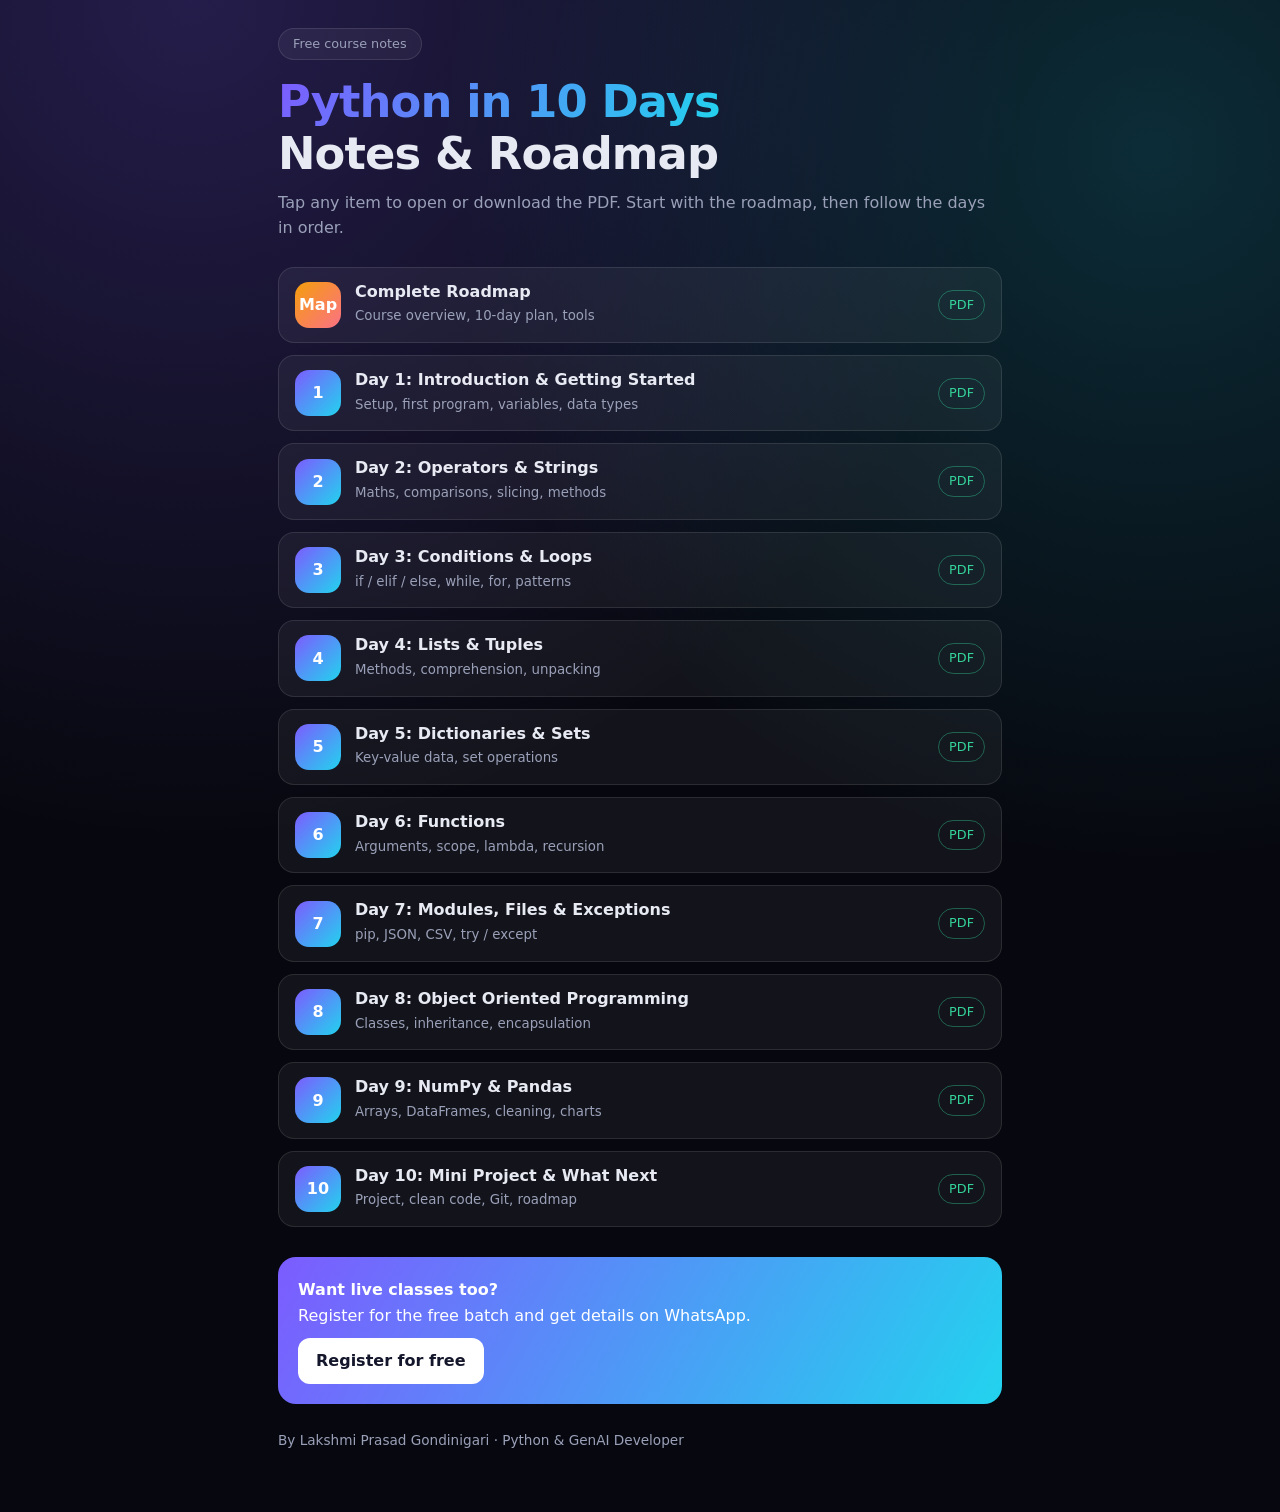
<file: Python-in-10-Days/index.html>
<!doctype html>
<html lang="en">
<head>
<meta charset="utf-8">
<meta name="viewport" content="width=device-width, initial-scale=1">
<title>Python in 10 Days: Free Notes (PDF)</title>
<meta name="description" content="Free Python course notes: complete roadmap and 10 day-wise PDFs by Lakshmi Prasad Gondinigari.">
<meta name="theme-color" content="#07080f">
<style>
:root{--bg:#07080f;--card:rgba(255,255,255,.05);--bd:rgba(255,255,255,.1);--tx:#e8eaf3;--mut:#9aa0b8;--a:#7c5cff;--b:#22d3ee;--c:#34d399}
*{box-sizing:border-box;margin:0;padding:0}
body{font:16px/1.6 system-ui,-apple-system,Segoe UI,Roboto,Arial,sans-serif;background:radial-gradient(circle at 15% 0,rgba(124,92,255,.25),transparent 45%),radial-gradient(circle at 90% 10%,rgba(34,211,238,.18),transparent 40%),var(--bg);color:var(--tx);min-height:100vh}
.wrap{max-width:760px;margin:auto;padding:28px 18px 60px}
.pill{display:inline-block;font-size:.8rem;padding:5px 14px;border-radius:99px;border:1px solid var(--bd);background:var(--card);color:var(--mut)}
h1{font-size:clamp(1.9rem,6vw,2.8rem);line-height:1.15;margin:16px 0 10px;letter-spacing:-.02em}
h1 span{background:linear-gradient(120deg,var(--a),var(--b));-webkit-background-clip:text;background-clip:text;color:transparent}
p.lead{color:var(--mut);margin-bottom:26px}
.list{display:grid;gap:12px}
a.item{display:flex;align-items:center;gap:14px;padding:14px 16px;border:1px solid var(--bd);border-radius:16px;background:var(--card);color:inherit;text-decoration:none;transition:.2s}
a.item:hover,a.item:active{border-color:var(--b);transform:translateY(-2px)}
.n{flex:none;width:46px;height:46px;border-radius:14px;display:grid;place-items:center;font-weight:700;color:#fff;background:linear-gradient(135deg,var(--a),var(--b))}
.n.r{background:linear-gradient(135deg,#f59e0b,#fb7185)}
.t b{display:block;line-height:1.3}
.t small{color:var(--mut)}
.dl{margin-left:auto;font-size:.8rem;color:var(--c);border:1px solid rgba(52,211,153,.4);padding:4px 10px;border-radius:99px;white-space:nowrap}
.cta{margin-top:30px;padding:20px;border-radius:18px;background:linear-gradient(120deg,var(--a),var(--b));color:#fff}
.cta a{display:inline-block;margin-top:10px;background:#fff;color:#14172b;padding:10px 18px;border-radius:12px;font-weight:700;text-decoration:none}
footer{margin-top:26px;color:var(--mut);font-size:.85rem}
</style>
</head>
<body>
<div class="wrap">
  <span class="pill">Free course notes</span>
  <h1><span>Python in 10 Days</span><br>Notes &amp; Roadmap</h1>
  <p class="lead">Tap any item to open or download the PDF. Start with the roadmap, then follow the days in order.</p>
  <div class="list">
    <a class="item" href="00-Python-Roadmap.pdf"><div class="n r">Map</div><div class="t"><b>Complete Roadmap</b><small>Course overview, 10-day plan, tools</small></div><span class="dl">PDF</span></a>
    <a class="item" href="Day-01-Introduction-Getting-Started.pdf"><div class="n">1</div><div class="t"><b>Day 1: Introduction &amp; Getting Started</b><small>Setup, first program, variables, data types</small></div><span class="dl">PDF</span></a>
    <a class="item" href="Day-02-Operators-Strings.pdf"><div class="n">2</div><div class="t"><b>Day 2: Operators &amp; Strings</b><small>Maths, comparisons, slicing, methods</small></div><span class="dl">PDF</span></a>
    <a class="item" href="Day-03-Control-Flow-Conditions-Loops.pdf"><div class="n">3</div><div class="t"><b>Day 3: Conditions &amp; Loops</b><small>if / elif / else, while, for, patterns</small></div><span class="dl">PDF</span></a>
    <a class="item" href="Day-04-Lists-Tuples.pdf"><div class="n">4</div><div class="t"><b>Day 4: Lists &amp; Tuples</b><small>Methods, comprehension, unpacking</small></div><span class="dl">PDF</span></a>
    <a class="item" href="Day-05-Dictionaries-Sets.pdf"><div class="n">5</div><div class="t"><b>Day 5: Dictionaries &amp; Sets</b><small>Key-value data, set operations</small></div><span class="dl">PDF</span></a>
    <a class="item" href="Day-06-Functions.pdf"><div class="n">6</div><div class="t"><b>Day 6: Functions</b><small>Arguments, scope, lambda, recursion</small></div><span class="dl">PDF</span></a>
    <a class="item" href="Day-07-Modules-Files-Exceptions.pdf"><div class="n">7</div><div class="t"><b>Day 7: Modules, Files &amp; Exceptions</b><small>pip, JSON, CSV, try / except</small></div><span class="dl">PDF</span></a>
    <a class="item" href="Day-08-Object-Oriented-Programming.pdf"><div class="n">8</div><div class="t"><b>Day 8: Object Oriented Programming</b><small>Classes, inheritance, encapsulation</small></div><span class="dl">PDF</span></a>
    <a class="item" href="Day-09-NumPy-Pandas-for-Data.pdf"><div class="n">9</div><div class="t"><b>Day 9: NumPy &amp; Pandas</b><small>Arrays, DataFrames, cleaning, charts</small></div><span class="dl">PDF</span></a>
    <a class="item" href="Day-10-Mini-Project-What-Next.pdf"><div class="n">10</div><div class="t"><b>Day 10: Mini Project &amp; What Next</b><small>Project, clean code, Git, roadmap</small></div><span class="dl">PDF</span></a>
  </div>
  <div class="cta">
    <b>Want live classes too?</b><br>Register for the free batch and get details on WhatsApp.<br>
    <a href="../#classes">Register for free</a>
  </div>
  <footer>By Lakshmi Prasad Gondinigari &middot; Python &amp; GenAI Developer</footer>
</div>
</body>
</html>
</file>
<file: style.css>
:root{
  --bg:#07080f;--bg2:#0d0f1a;--card:rgba(255,255,255,.04);--bd:rgba(255,255,255,.09);
  --tx:#e8eaf3;--mut:#9aa0b8;--a:#7c5cff;--b:#22d3ee;--c:#34d399;
  --grad:linear-gradient(120deg,var(--a),var(--b));
}
[data-theme=light]{
  --bg:#f6f7fb;--bg2:#fff;--card:rgba(255,255,255,.8);--bd:rgba(20,20,60,.1);
  --tx:#14172b;--mut:#5b6280;--a:#6246ea;--b:#0891b2;
}
*{box-sizing:border-box;margin:0;padding:0}
html{scroll-behavior:smooth;scroll-padding-top:70px}
body{font:16px/1.7 Inter,system-ui,sans-serif;background:var(--bg);color:var(--tx);overflow-x:hidden;transition:background .3s}
h1,h2,h3,.logo{font-family:'Space Grotesk',sans-serif;line-height:1.15}
a{color:inherit;text-decoration:none}
ul{list-style:none}
.wrap{max-width:1100px;margin:auto;padding:0 20px}
section{padding:100px 0;position:relative;z-index:1}
#bg{position:fixed;inset:0;width:100%;height:100%;z-index:0;opacity:.7}
.glow{position:fixed;width:520px;height:520px;border-radius:50%;filter:blur(120px);opacity:.22;z-index:0;pointer-events:none}
.g1{background:var(--a);top:-120px;left:-120px}.g2{background:var(--b);bottom:-160px;right:-120px}
.progress{position:fixed;top:0;left:0;height:3px;width:0;background:var(--grad);z-index:100}

.nav{position:fixed;top:0;left:0;right:0;z-index:50;display:flex;align-items:center;justify-content:space-between;
  padding:14px 28px;backdrop-filter:blur(14px);background:color-mix(in srgb,var(--bg) 70%,transparent);border-bottom:1px solid var(--bd)}
.logo{font-size:1.5rem;font-weight:700}.logo span{color:var(--b)}
.nav nav{margin-left:auto;margin-right:16px}
.nav ul{display:flex;gap:26px}
.nav ul a{font-size:.92rem;color:var(--mut);transition:.2s;position:relative}
.nav ul a:hover,.nav ul a.act{color:var(--tx)}
.nav ul a.act::after{content:"";position:absolute;left:0;right:0;bottom:-6px;height:2px;background:var(--grad)}
.theme{background:var(--card);border:1px solid var(--bd);color:var(--tx);width:38px;height:38px;border-radius:50%;cursor:pointer;font-size:1.1rem}
.burger{display:none;background:none;border:0;cursor:pointer;width:30px;height:24px;position:relative}
.burger i{display:block;height:2px;background:var(--tx);margin:6px 0}

.hero{min-height:100vh;display:grid;grid-template-columns:1.2fr .8fr;gap:50px;align-items:center;max-width:1100px;margin:auto;padding:120px 20px 60px}
.eyebrow{display:inline-flex;align-items:center;gap:8px;font-size:.85rem;color:var(--mut);border:1px solid var(--bd);background:var(--card);padding:6px 14px;border-radius:99px;margin-bottom:22px}
.dot{width:8px;height:8px;border-radius:50%;background:var(--c);box-shadow:0 0 0 0 var(--c);animation:pulse 2s infinite}
@keyframes pulse{70%{box-shadow:0 0 0 10px transparent}}
h1{font-size:clamp(2.4rem,6vw,4.2rem);font-weight:700;letter-spacing:-.02em}
.grad{background:var(--grad);-webkit-background-clip:text;background-clip:text;color:transparent}
.typed{font:500 1.35rem 'JetBrains Mono',monospace;margin:20px 0 14px;color:var(--mut)}
.typed #typed{color:var(--b)}.caret{color:var(--a);animation:blink 1s steps(1) infinite}
@keyframes blink{50%{opacity:0}}
.lead{color:var(--mut);max-width:560px}
.cta{display:flex;gap:14px;flex-wrap:wrap;margin:30px 0 24px}
.btn{display:inline-block;padding:13px 26px;border-radius:12px;font-weight:600;border:1px solid var(--bd);cursor:pointer;font-size:.95rem;font-family:inherit;transition:.25s}
.btn.primary{background:var(--grad);color:#fff;border:0;box-shadow:0 8px 30px -8px var(--a)}
.btn.primary:hover{transform:translateY(-3px);box-shadow:0 14px 34px -8px var(--a)}
.btn.ghost{background:var(--card);color:var(--tx)}.btn.ghost:hover{border-color:var(--b);transform:translateY(-3px)}
.socials{display:flex;gap:10px;flex-wrap:wrap}
.socials a{font-size:.85rem;padding:7px 14px;border:1px solid var(--bd);border-radius:99px;color:var(--mut);transition:.2s}
.socials a:hover{color:var(--tx);border-color:var(--a);background:var(--card)}

.hero-card{position:relative;background:var(--card);border:1px solid var(--bd);border-radius:24px;padding:28px;backdrop-filter:blur(10px)}
.avatar{width:150px;height:150px;border-radius:50%;margin:0 auto 22px;padding:4px;background:var(--grad);position:relative;display:grid;place-items:center;
  box-shadow:0 0 60px -10px var(--a)}
.avatar span{position:absolute;inset:4px;border-radius:50%;background:var(--bg2);display:grid;place-items:center;font:700 2.6rem 'Space Grotesk';background-clip:padding-box;color:var(--tx)}
.avatar img{position:absolute;inset:4px;width:calc(100% - 8px);height:calc(100% - 8px);border-radius:50%;object-fit:cover;object-position:50% 25%;z-index:2}
.code{font:.82rem/1.8 'JetBrains Mono',monospace;background:var(--bg);border:1px solid var(--bd);border-radius:14px;padding:16px;color:var(--mut)}
.code .k{color:#c084fc}.code .f{color:var(--b)}.code .s{color:var(--c)}
.chip{position:absolute;font-size:.8rem;padding:8px 14px;border-radius:99px;background:var(--bg2);border:1px solid var(--bd);box-shadow:0 10px 30px -10px #000;white-space:nowrap}
.c1{top:-16px;right:-14px}.c2{bottom:-16px;left:-14px}
.float{animation:float 5s ease-in-out infinite}.c2{animation-delay:-2.5s}
@keyframes float{50%{transform:translateY(-10px)}}
.scroll{position:absolute;bottom:26px;left:50%;color:var(--mut);animation:float 2s infinite}

.title{font-size:clamp(1.8rem,4vw,2.6rem);margin-bottom:46px}
.title small{display:block;font:500 .8rem 'JetBrains Mono',monospace;color:var(--b);letter-spacing:.1em;margin-bottom:8px}
.about-grid,.contact-grid{display:grid;grid-template-columns:1.3fr 1fr;gap:50px}
.about-grid p,.contact-grid p{color:var(--mut);margin-bottom:16px}
.about-grid b{color:var(--tx)}
.facts li{display:flex;gap:14px;padding:10px 0;border-bottom:1px solid var(--bd);font-size:.95rem;flex-wrap:wrap}
.facts span{width:80px;color:var(--b);font:500 .8rem 'JetBrains Mono',monospace;padding-top:3px}
.facts a:hover{color:var(--b)}
.stats{display:grid;grid-template-columns:1fr 1fr;gap:16px}
.stat,.card,.cert{background:var(--card);border:1px solid var(--bd);border-radius:18px;backdrop-filter:blur(8px)}
.stat{padding:26px 18px;text-align:center}
.stat b{display:block;font:700 2.4rem 'Space Grotesk';background:var(--grad);-webkit-background-clip:text;background-clip:text;color:transparent}
.stat span{font-size:.82rem;color:var(--mut)}

.skill-grid{display:grid;grid-template-columns:repeat(2,1fr);gap:20px}
@media(max-width:640px){.skill-grid{grid-template-columns:1fr}}
.card{padding:26px;transition:border-color .3s,box-shadow .3s}
.card:hover{border-color:var(--a);box-shadow:0 20px 50px -25px var(--a)}
.card h3{margin-bottom:18px;font-size:1.1rem}
.bar{margin-bottom:14px}.bar label{display:block;font-size:.82rem;color:var(--mut);margin-bottom:6px}
.bar i{display:block;height:7px;border-radius:9px;background:var(--bd);position:relative;overflow:hidden}
.bar i::after{content:"";position:absolute;inset:0;width:0;background:var(--grad);border-radius:9px;transition:width 1.3s cubic-bezier(.2,.8,.2,1)}
.bar.go i::after{width:calc(var(--w)*1%)}
.chips{display:flex;flex-wrap:wrap;gap:10px;margin-top:30px}
.chips span,.tags span{font-size:.8rem;padding:6px 14px;border-radius:99px;border:1px solid var(--bd);background:var(--card);color:var(--mut);transition:.2s}
.chips span:hover{color:var(--tx);border-color:var(--b);transform:translateY(-2px)}

.timeline{position:relative;padding-left:30px;border-left:2px solid var(--bd);margin-left:6px}
.tl{position:relative;margin-bottom:34px;padding:22px 24px;background:var(--card);border:1px solid var(--bd);border-radius:16px}
.tl::before{content:"";position:absolute;left:-39px;top:28px;width:14px;height:14px;border-radius:50%;background:var(--grad);box-shadow:0 0 0 5px var(--bg)}
.tl.edu::before{background:var(--c)}
.tl time{font:500 .78rem 'JetBrains Mono',monospace;color:var(--b)}
.tl h3{font-size:1.15rem;margin:4px 0}.tl em{font-style:normal;color:var(--a)}
.meta{color:var(--mut);font-size:.88rem;margin-bottom:8px}
.tl ul{list-style:disc;padding-left:18px;color:var(--mut);font-size:.94rem}.tl li{margin:4px 0}.tl b{color:var(--tx)}

.filters{display:flex;gap:10px;flex-wrap:wrap;margin-bottom:28px}
.filters button{font:500 .85rem Inter;padding:8px 18px;border-radius:99px;border:1px solid var(--bd);background:var(--card);color:var(--mut);cursor:pointer;transition:.2s}
.filters button.on,.filters button:hover{background:var(--grad);color:#fff;border-color:transparent}
.proj-grid{display:grid;grid-template-columns:repeat(auto-fit,minmax(300px,1fr));gap:22px}
.proj{display:flex;flex-direction:column;gap:12px}
.proj.hide{display:none}
.ph{height:110px;border-radius:12px;display:grid;place-items:center;font-size:3rem;background:linear-gradient(135deg,color-mix(in srgb,var(--a) 30%,transparent),color-mix(in srgb,var(--b) 25%,transparent))}
.proj p{color:var(--mut);font-size:.92rem;flex:1}
.tags{display:flex;flex-wrap:wrap;gap:8px}
.proj>a{font-weight:600;color:var(--b);font-size:.9rem}.proj>a:hover{letter-spacing:.02em}

.cert{padding:18px 22px}
.cert.featured{display:flex;gap:22px;align-items:center;margin-bottom:20px;padding:28px;border-color:var(--a);background:linear-gradient(120deg,color-mix(in srgb,var(--a) 14%,transparent),var(--card))}
.badge{font-size:2.6rem}
.cert small{font:500 .75rem 'JetBrains Mono';color:var(--b);text-transform:uppercase;letter-spacing:.08em}
.cert.featured p{color:var(--mut);font-size:.92rem}
.cert-grid{display:grid;grid-template-columns:repeat(auto-fit,minmax(260px,1fr));gap:16px}
.cert-grid .cert b{display:block;font-size:.98rem}.cert-grid .cert span{color:var(--mut);font-size:.84rem}
.cert-grid .cert{transition:.25s}.cert-grid .cert:hover{transform:translateY(-4px);border-color:var(--b)}

form{display:flex;flex-direction:column;gap:14px}
form label{font-size:.85rem;color:var(--mut);display:flex;flex-direction:column;gap:6px}
form input,form textarea{font:inherit;color:var(--tx);background:var(--bg);border:1px solid var(--bd);border-radius:10px;padding:12px;outline:0;transition:.2s;resize:vertical}
form input:focus,form textarea:focus{border-color:var(--b);box-shadow:0 0 0 3px color-mix(in srgb,var(--b) 25%,transparent)}
.note{color:var(--c);font-size:.88rem;min-height:1em;margin:0!important}

footer{text-align:center;padding:36px 20px;color:var(--mut);font-size:.85rem;border-top:1px solid var(--bd);position:relative;z-index:1}
.top{position:fixed;right:22px;bottom:22px;width:44px;height:44px;border-radius:50%;border:0;background:var(--grad);color:#fff;font-size:1.2rem;cursor:pointer;opacity:0;pointer-events:none;transition:.3s;z-index:40}
.top.show{opacity:1;pointer-events:auto}

section.tight{padding:60px 0}
.marquee{overflow:hidden;border-block:1px solid var(--bd);background:var(--card);position:relative;z-index:1;padding:16px 0}
.track{display:flex;gap:44px;width:max-content;animation:slide 32s linear infinite}
.track span{font:500 .95rem 'JetBrains Mono',monospace;color:var(--mut);white-space:nowrap}
.track span::before{content:"✦";color:var(--b);margin-right:44px}
@keyframes slide{to{transform:translateX(-50%)}}
.impact-grid{display:grid;grid-template-columns:repeat(auto-fit,minmax(200px,1fr));gap:18px}
.imp{padding:26px 22px;border-radius:18px;background:var(--card);border:1px solid var(--bd);transition:.3s}
.imp:hover{transform:translateY(-6px);border-color:var(--b);box-shadow:0 18px 40px -22px var(--b)}
.imp b{font:700 2.8rem 'Space Grotesk';background:var(--grad);-webkit-background-clip:text;background-clip:text;color:transparent}
.imp p{margin:4px 0 10px;font-size:.92rem}
.imp span{font:500 .72rem 'JetBrains Mono';color:var(--b);text-transform:uppercase;letter-spacing:.08em}
.why-grid{display:grid;grid-template-columns:repeat(auto-fit,minmax(240px,1fr));gap:20px}
.why-grid p{color:var(--mut);font-size:.93rem}
.snap{border:1px solid var(--a);border-radius:18px;padding:22px;margin-bottom:22px;background:linear-gradient(140deg,color-mix(in srgb,var(--a) 14%,transparent),var(--card))}
.snap h3{font-size:1.1rem;margin-bottom:8px}
.snap .cta{margin:16px 0 0}
.snap .live{font-style:normal;color:var(--c);font-weight:600}
.snap .live::before{content:"";display:inline-block;width:8px;height:8px;border-radius:50%;background:var(--c);margin-right:8px;animation:pulse 2s infinite}
.hire{position:fixed;left:22px;bottom:22px;z-index:40;padding:12px 20px;border-radius:99px;background:var(--grad);color:#fff;font-weight:600;font-size:.9rem;box-shadow:0 10px 30px -8px var(--a);animation:float 3s ease-in-out infinite}
.hire:hover{animation-play-state:paused;transform:scale(1.06)}
.reveal{opacity:0;transform:translateY(30px);transition:opacity .7s,transform .7s}
.reveal.in{opacity:1;transform:none}

@media(max-width:860px){
  .hero,.about-grid,.contact-grid{grid-template-columns:1fr}
  .hero{padding-top:110px}.hero-card{max-width:420px;margin:20px auto 0;width:100%}
  .burger{display:block}
  .nav ul{position:absolute;top:100%;left:0;right:0;flex-direction:column;gap:0;background:var(--bg2);border-bottom:1px solid var(--bd);max-height:0;overflow:hidden;transition:max-height .35s}
  .nav ul.open{max-height:380px}
  .nav ul li a{display:block;padding:14px 28px}
  .cert.featured{flex-direction:column;text-align:center}
  section{padding:70px 0}
}
@media(prefers-reduced-motion:reduce){*{animation:none!important;transition:none!important}.reveal{opacity:1;transform:none}}

/* ---- v2: certificates, current role, hire band ---- */
.tl.current{border-color:var(--c);background:linear-gradient(130deg,color-mix(in srgb,var(--c) 12%,transparent),var(--card));box-shadow:0 20px 50px -30px var(--c)}
.tl.current::before{background:var(--c);animation:pulse 2s infinite}
.now{margin-left:10px;font:600 .68rem 'JetBrains Mono';padding:3px 10px;border-radius:99px;background:var(--c);color:#04130c;text-transform:uppercase;letter-spacing:.06em}
.cert-hero{display:grid;grid-template-columns:minmax(0,.9fr) 1fr;gap:32px;align-items:center;padding:24px;margin-bottom:34px;border:1px solid var(--a);border-radius:22px;
  background:linear-gradient(120deg,color-mix(in srgb,var(--a) 16%,transparent),var(--card));box-shadow:0 30px 70px -40px var(--a)}
.cert-hero h3{font-size:1.6rem;margin:6px 0 10px}
.cert-hero p{color:var(--mut);margin-bottom:20px}
.cert-hero small{font:500 .75rem 'JetBrains Mono';color:var(--b);text-transform:uppercase;letter-spacing:.08em}
.cimg{display:block;width:100%;border:0;padding:0;background:#fff;border-radius:14px;overflow:hidden;cursor:zoom-in;position:relative;transition:.3s}
.cimg img{display:block;width:100%;height:auto}
.cimg::after{content:"🔍 View";position:absolute;right:10px;bottom:10px;font:600 .75rem Inter;padding:5px 10px;border-radius:99px;background:rgba(0,0,0,.65);color:#fff;opacity:0;transition:.25s}
.cimg:hover::after{opacity:1}
.cert-gallery{display:grid;grid-template-columns:repeat(auto-fill,minmax(250px,1fr));gap:20px;margin-top:26px}
.cg{background:var(--card);border:1px solid var(--bd);border-radius:18px;padding:12px;transition:.3s}
.cg:hover{transform:translateY(-6px);border-color:var(--b);box-shadow:0 22px 44px -26px var(--b)}
.cg .cimg{aspect-ratio:4/3;display:grid;place-items:center}
.cg .cimg img{height:100%;object-fit:contain}
.cg.hide{display:none}
.cg figcaption{padding:12px 6px 4px}.cg figcaption b{display:block;font-size:.95rem;line-height:1.35}
.cg figcaption span{font-size:.82rem;color:var(--mut)}
.badge-card{background:linear-gradient(135deg,#0078d4,#5b2bd6)!important;color:#fff;text-align:center;padding:20px;cursor:pointer}
.badge-card span{font:700 2.4rem 'Space Grotesk'}.badge-card em{font-style:normal;font-weight:600;margin:4px 0 12px}
.badge-card small{font-size:.78rem;opacity:.85}.badge-card::after{display:none}
.lb{position:fixed;inset:0;z-index:200;background:rgba(3,4,10,.92);display:flex;flex-direction:column;align-items:center;justify-content:center;padding:24px;gap:14px;backdrop-filter:blur(6px)}
.lb[hidden]{display:none}
.lb img{max-width:min(1100px,94vw);max-height:78vh;border-radius:12px;background:#fff;box-shadow:0 30px 90px -20px #000}
.lb p{color:#cfd3e6;font-size:.92rem;text-align:center}
.lbx{position:absolute;top:18px;right:20px;width:42px;height:42px;border-radius:50%;border:1px solid rgba(255,255,255,.2);background:rgba(255,255,255,.08);color:#fff;font-size:1.1rem;cursor:pointer}
.band{padding:40px 0 70px}
.band-box{text-align:center;padding:56px 28px;border-radius:28px;background:var(--grad);color:#fff;position:relative;overflow:hidden;box-shadow:0 40px 90px -40px var(--a)}
.band-box::before{content:"";position:absolute;inset:-40%;background:radial-gradient(circle at 30% 20%,rgba(255,255,255,.28),transparent 45%);pointer-events:none}
.band-box h2{font-size:clamp(1.6rem,4vw,2.4rem);margin-bottom:10px;position:relative}
.band-box p{opacity:.92;margin-bottom:6px;position:relative}
.band-box .cta{justify-content:center;position:relative}
.btn.white{background:#fff;color:#14172b;border:0}.btn.white:hover{transform:translateY(-3px);box-shadow:0 14px 30px -10px rgba(0,0,0,.4)}
.btn.outline{background:transparent;color:#fff;border:1.5px solid rgba(255,255,255,.7)}.btn.outline:hover{background:rgba(255,255,255,.15);transform:translateY(-3px)}
.spot{position:fixed;width:420px;height:420px;border-radius:50%;pointer-events:none;z-index:0;left:0;top:0;
  background:radial-gradient(circle,color-mix(in srgb,var(--b) 18%,transparent),transparent 65%);transform:translate(-50%,-50%);transition:opacity .3s}
@media(max-width:860px){.cert-hero{grid-template-columns:1fr}}

/* mail fallback toast */
.mail-toast{position:fixed;left:50%;bottom:24px;transform:translate(-50%,30px);z-index:300;display:flex;gap:14px;align-items:center;flex-wrap:wrap;justify-content:center;
  max-width:min(560px,calc(100vw - 24px));padding:14px 20px;border-radius:16px;background:#12152a;color:#eceef7;border:1px solid rgba(255,255,255,.18);
  box-shadow:0 20px 60px -20px #000;opacity:0;pointer-events:none;transition:.35s;font-size:.9rem}
.mail-toast.show{opacity:1;transform:translate(-50%,0);pointer-events:auto}
.mail-toast b{color:#34d399}.mail-toast span{color:#9aa1ba;font-family:'JetBrains Mono',monospace;font-size:.8rem;word-break:break-all}
.mail-toast a{background:linear-gradient(120deg,#7c5cff,#22d3ee);color:#fff;font-weight:600;padding:8px 14px;border-radius:99px;white-space:nowrap}

/* ---- free classes + registration ---- */
.classes-grid{display:grid;grid-template-columns:1.1fr .9fr;gap:50px;align-items:start}
.course-list{display:grid;grid-template-columns:1fr 1fr;gap:12px;margin-top:26px}
.course-list li{display:flex;gap:12px;align-items:flex-start;padding:14px;border:1px solid var(--bd);border-radius:14px;background:var(--card);transition:.25s}
.course-list li:hover{border-color:var(--b);transform:translateY(-3px)}
.course-list li>span{font-size:1.5rem;line-height:1}
.course-list b{display:block;font-family:'Space Grotesk';line-height:1.3}
.course-list small{display:block;color:var(--mut);font-size:.8rem;line-height:1.4;margin-top:2px}
#reg{padding:28px;gap:14px}
#reg h3{font-size:1.3rem}
form select{font:inherit;color:var(--tx);background:var(--bg);border:1px solid var(--bd);border-radius:10px;padding:12px;outline:0;transition:.2s}
form select:focus{border-color:var(--b);box-shadow:0 0 0 3px color-mix(in srgb,var(--b) 25%,transparent)}
.hp{position:absolute!important;left:-9999px;width:1px;height:1px;opacity:0}
#reg input.bad,#reg select.bad{border-color:#f87171}
#reg .note.err{color:#f87171}
.btn.wa-btn{background:#25d366;color:#04130c;border:0;box-shadow:0 8px 30px -8px #25d366}
.btn.wa-btn:hover{transform:translateY(-3px)}
.reg-done{text-align:center;padding:10px 0}
.reg-done h3{margin:8px 0}
.reg-done p{color:var(--mut);margin-bottom:18px}
.wa{position:fixed;right:22px;bottom:78px;z-index:40;display:flex;align-items:center;gap:8px;height:48px;padding:0 14px;border-radius:99px;background:#25d366;color:#04130c;font-weight:600;font-size:.9rem;box-shadow:0 10px 30px -8px #25d366;transition:.25s}
.wa:hover{transform:scale(1.06)}
@media(max-width:860px){.classes-grid{grid-template-columns:1fr}}
@media(max-width:560px){.course-list{grid-template-columns:1fr}.wa span{display:none}.wa{width:48px;padding:0;justify-content:center}}

.live{display:inline-flex;align-items:center;gap:10px;margin-top:22px;padding:8px 16px;border:1px solid var(--bd);border-radius:99px;background:var(--card);font-size:.9rem}
.live b{font:700 1.1rem 'Space Grotesk';background:var(--grad);-webkit-background-clip:text;background-clip:text;color:transparent}
.live span:last-child{color:var(--mut)}
.feed{margin-top:12px;display:flex;flex-direction:column;gap:6px}
.feed li{font-size:.85rem;color:var(--mut);padding-left:14px;position:relative;animation:fin .5s ease}
.feed li::before{content:"";position:absolute;left:0;top:.6em;width:6px;height:6px;border-radius:50%;background:var(--c)}
.feed li b{color:var(--tx);font-weight:600}
@keyframes fin{from{opacity:0;transform:translateY(6px)}}

/* ---- classes v3: hero art, course cards, steps ---- */
.cl-hero{display:grid;grid-template-columns:1.05fr .95fr;gap:36px;align-items:center;padding:42px;border-radius:28px;border:1px solid var(--bd);
  background:radial-gradient(circle at 85% 20%,color-mix(in srgb,var(--a) 22%,transparent),transparent 55%),var(--card);backdrop-filter:blur(10px);margin-bottom:56px}
.cl-copy h2{font-size:clamp(1.8rem,3.6vw,2.7rem);letter-spacing:-.02em;margin-bottom:14px}
.cl-art{width:100%;height:auto;filter:drop-shadow(0 30px 40px rgba(0,0,0,.25))}
.pills{display:flex;flex-wrap:wrap;gap:8px;margin-top:18px}
.pills li{font-size:.82rem;padding:5px 12px;border-radius:99px;background:color-mix(in srgb,var(--c) 14%,transparent);color:var(--c);border:1px solid color-mix(in srgb,var(--c) 35%,transparent)}
.cl-copy .cta{margin:24px 0 8px}
.classes-grid{grid-template-columns:1.15fr .85fr;gap:40px}
.sub{font-size:1.25rem;margin:0 0 18px}
.course-grid{display:grid;grid-template-columns:1fr 1fr;gap:14px;margin-bottom:44px}
.cc{display:flex;gap:14px;align-items:center;padding:14px;border:1px solid var(--bd);border-radius:16px;background:var(--card);transition:.25s}
.cc:hover{transform:translateY(-4px);border-color:var(--b);box-shadow:0 18px 40px -24px var(--b)}
.cc img{flex:none;border-radius:16px}
.cc h4{font-family:'Space Grotesk';font-size:1rem;line-height:1.25}
.cc p{font-size:.82rem;color:var(--mut);line-height:1.45;margin:3px 0 0}
.steps{display:grid;gap:12px}
.steps li{display:flex;gap:16px;align-items:flex-start;padding:16px;border:1px solid var(--bd);border-radius:16px;background:var(--card)}
.steps b{flex:none;width:38px;height:38px;border-radius:50%;display:grid;place-items:center;background:var(--grad);color:#fff;font-family:'Space Grotesk'}
.steps h4{font-family:'Space Grotesk';line-height:1.3}.steps p{font-size:.88rem;color:var(--mut);margin:2px 0 0}
.side{position:sticky;top:90px;display:grid;gap:16px}
#reg{box-shadow:0 30px 70px -40px var(--a);border-color:color-mix(in srgb,var(--a) 45%,var(--bd))}
.inst{display:flex;gap:14px;align-items:center;padding:14px 16px}
.inst img{width:64px;height:64px;border-radius:50%;object-fit:cover;object-position:50% 25%;flex:none;border:2px solid var(--a)}
.inst b{font-family:'Space Grotesk'}.inst small{display:block;color:var(--mut);font-size:.78rem;line-height:1.4;margin-top:2px}
@media(max-width:900px){.cl-hero{grid-template-columns:1fr;padding:26px}.classes-grid{grid-template-columns:1fr}.side{position:static}.cl-art{order:-1;max-width:420px;margin:auto}}
@media(max-width:520px){.course-grid{grid-template-columns:1fr}}
.live[hidden]{display:none}
</file>
